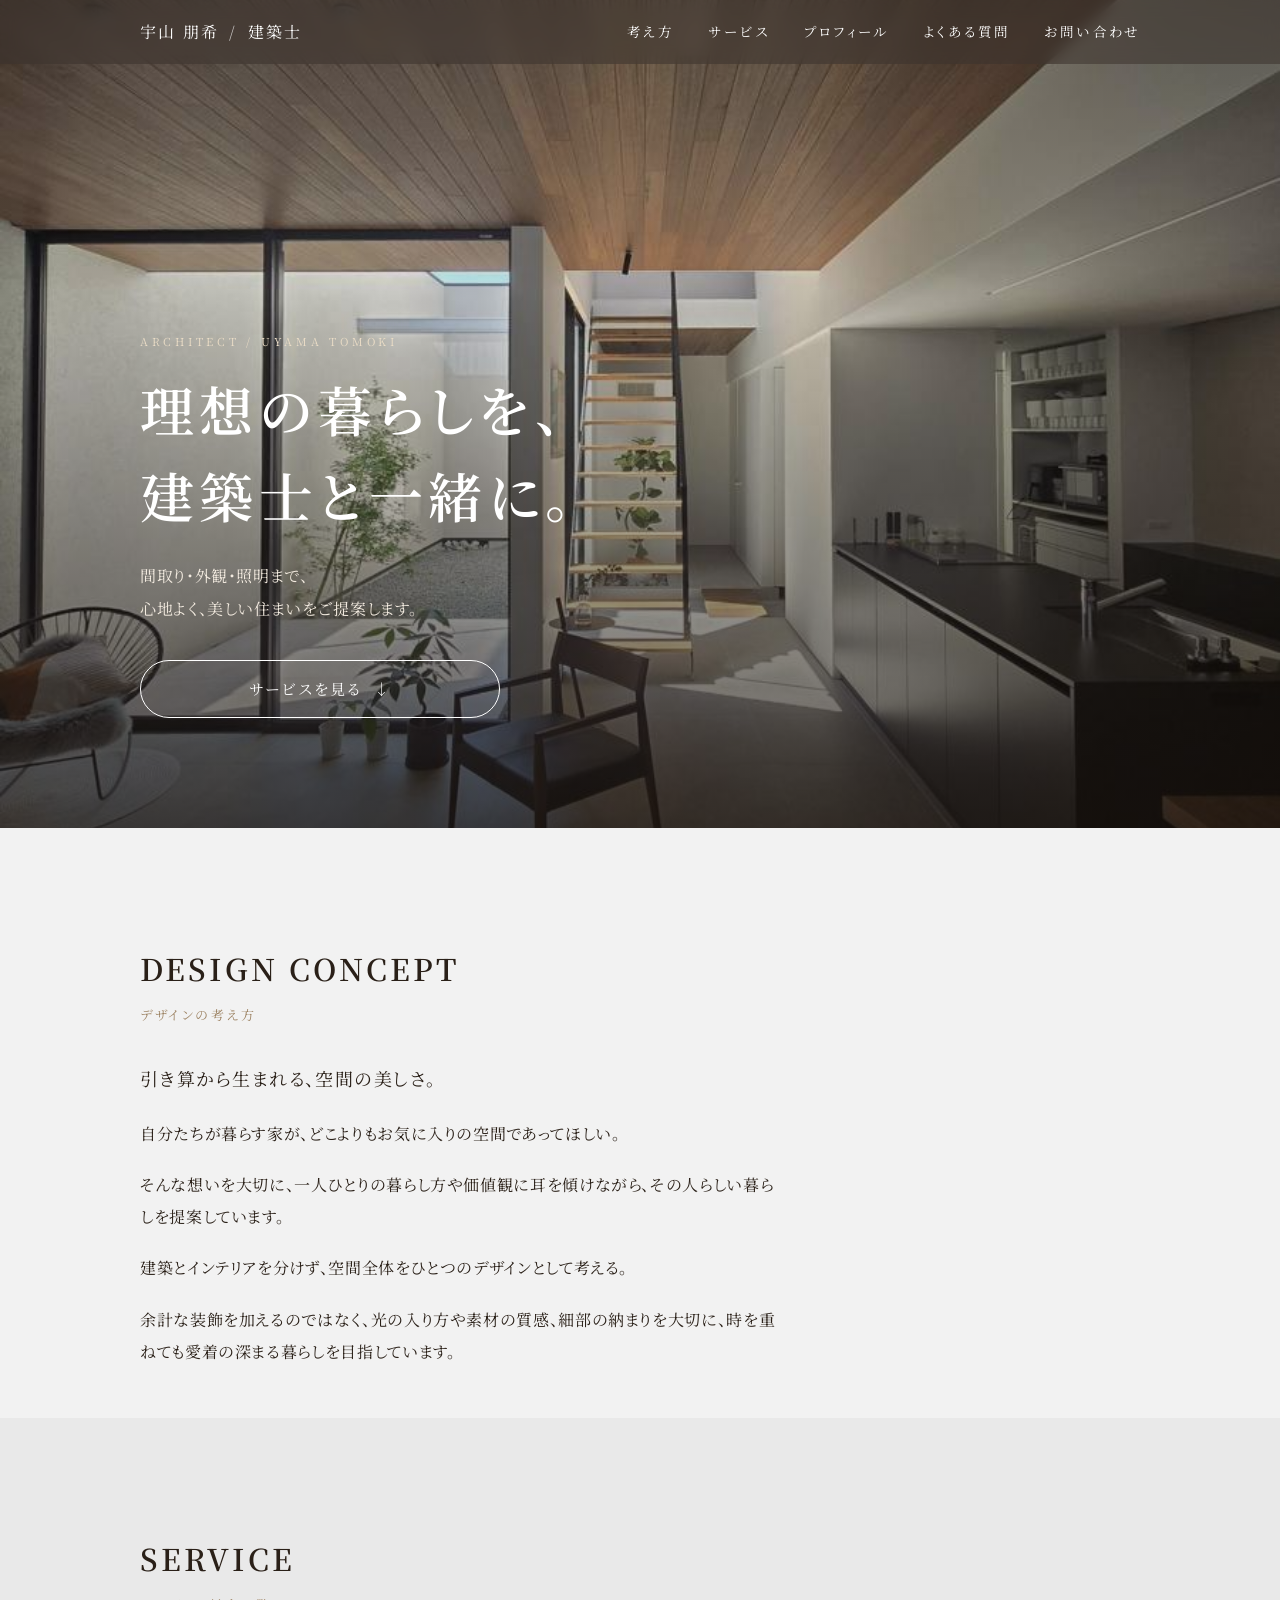
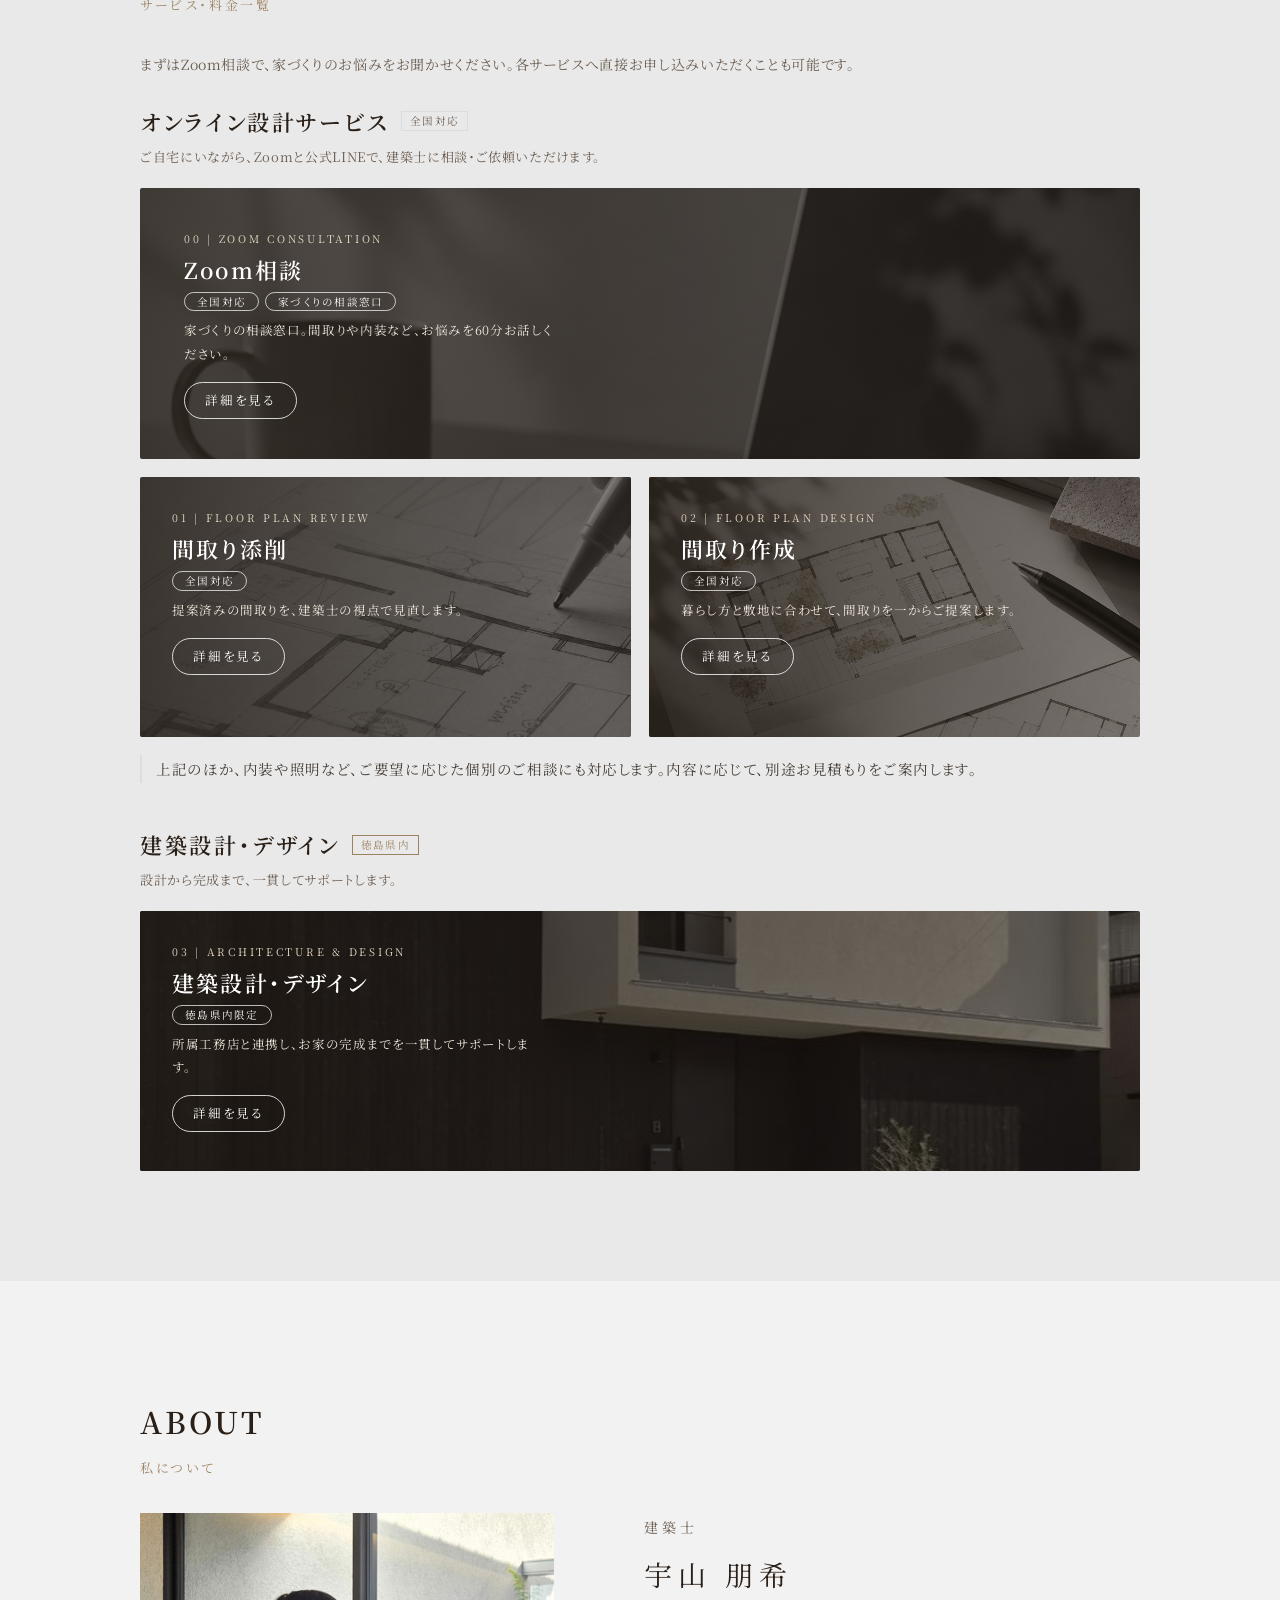
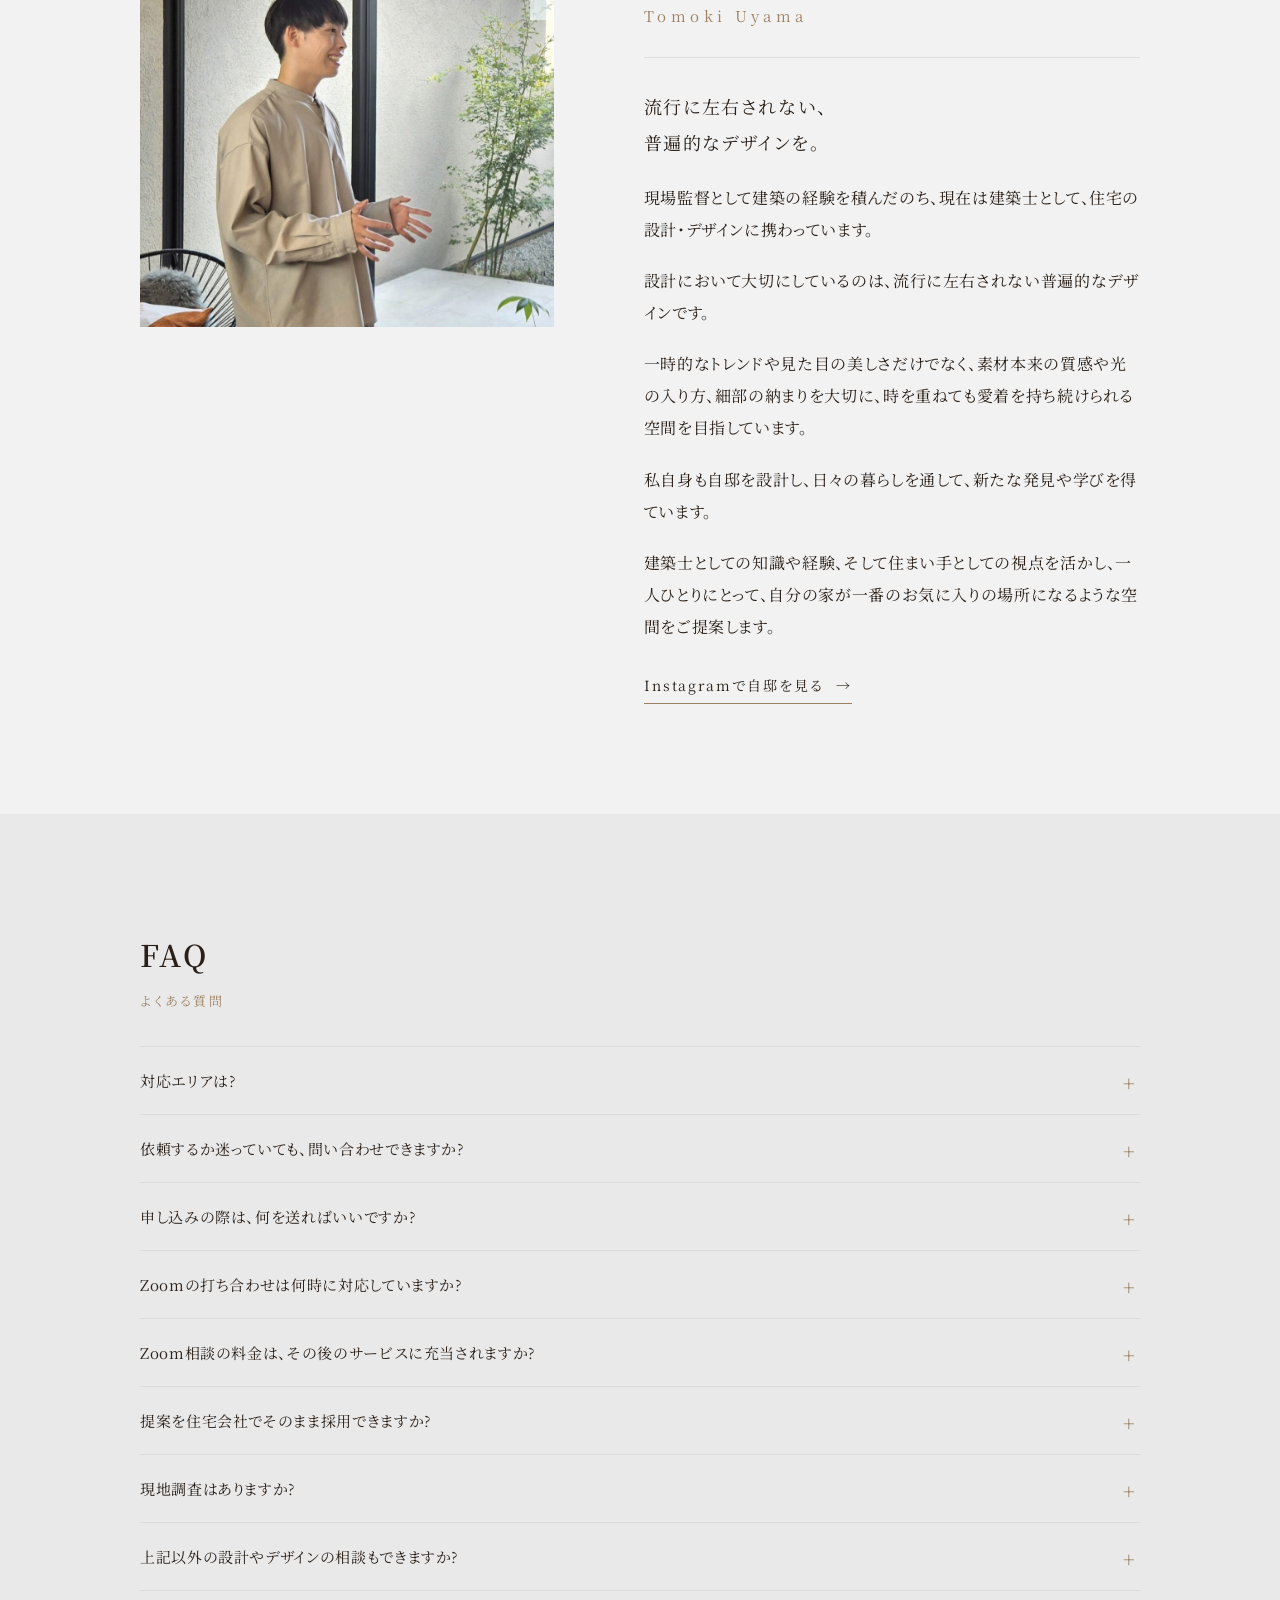
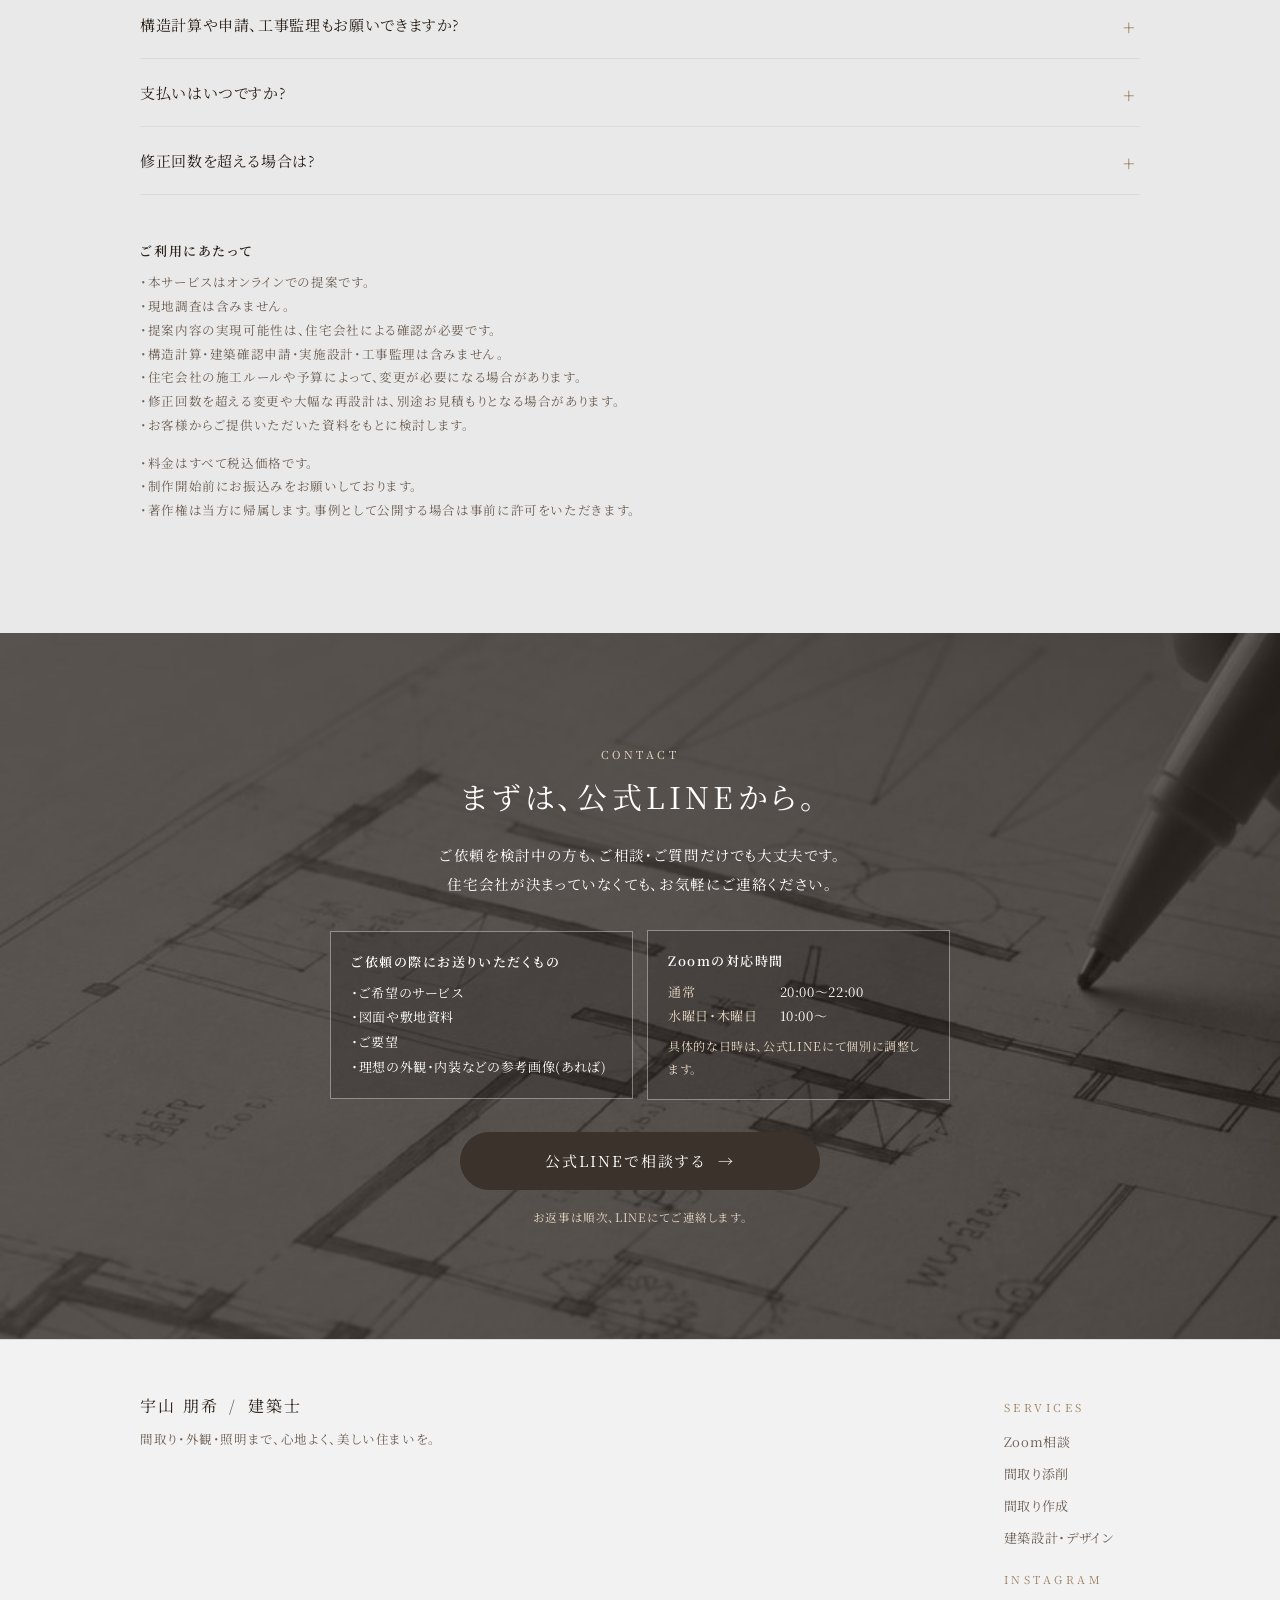
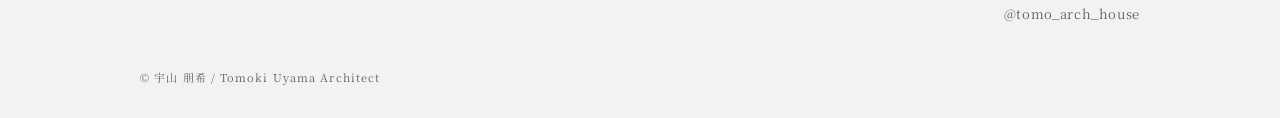
<file: index.html>
<!doctype html><html lang="ja"><head><meta charset="utf-8">
<meta name="viewport" content="width=device-width,initial-scale=1,viewport-fit=cover">
<title>間取り相談・間取り添削をオンラインで|建築士 宇山朋希</title><meta name="description" content="建築士・宇山朋希による、オンライン(全国対応)の間取り相談・間取り添削・間取り作成。Zoom相談から、公式LINEで気軽にご相談いただけます。">
<link rel="canonical" href="https://uyama-architecture.com/">
<meta name="theme-color" content="#f2f2f2">
<meta property="og:type" content="website"><meta property="og:site_name" content="宇山朋希 建築士"><meta property="og:locale" content="ja_JP">
<meta property="og:title" content="間取り相談・間取り添削をオンラインで|建築士 宇山朋希"><meta property="og:description" content="建築士・宇山朋希による、オンライン(全国対応)の間取り相談・間取り添削・間取り作成。Zoom相談から、公式LINEで気軽にご相談いただけます。"><meta property="og:url" content="https://uyama-architecture.com/">
<meta property="og:image" content="https://uyama-architecture.com/ogp.jpg"><meta name="twitter:card" content="summary_large_image">
<link rel="preconnect" href="https://fonts.googleapis.com"><link rel="preconnect" href="https://fonts.gstatic.com" crossorigin>
<link href="https://fonts.googleapis.com/css2?family=Noto+Serif+JP:wght@400;600&display=swap" rel="stylesheet">
<link rel="stylesheet" href="assets/style.css"><script type="application/ld+json">{"@context": "https://schema.org", "@type": "ProfessionalService", "name": "宇山朋希 建築士", "url": "https://uyama-architecture.com/", "image": "https://uyama-architecture.com/ogp.jpg", "description": "オンラインで全国対応。間取り相談・間取り添削・間取り作成。徳島県内は建築設計・デザイン。", "areaServed": "JP", "founder": {"@type": "Person", "name": "宇山 朋希", "jobTitle": "建築士"}, "sameAs": ["https://lin.ee/RltCpPb", "https://www.instagram.com/tomo_arch_house/"]}</script></head><body><a class="skip" href="#main">本文へ</a>
<header class="hd hd-home" id="hd"><div class="wrap hdin">
<a class="logo" href="./"><span>宇山 朋希 <i>/</i> 建築士</span></a>
<nav class="pcnav" aria-label="メイン"><a href="./#concept">考え方</a><a href="./#services">サービス</a><a href="./#profile">プロフィール</a><a href="./#faq">よくある質問</a><a href="./#contact">お問い合わせ</a></nav>
<button class="mb" id="mb" aria-expanded="false" aria-controls="drawer"><b>MENU</b></button></div></header>
<div class="drawer" id="drawer" hidden><nav aria-label="メニュー"><a href="./#concept">考え方</a><a href="./#services">サービス</a><a href="./#profile">プロフィール</a><a href="./#faq">よくある質問</a><a href="./#contact">お問い合わせ</a>
<div class="dsv"><span class="en">SERVICES</span><a href="zoom-consultation">Zoom相談</a><a href="floorplan-review">間取り添削</a><a href="floorplan-design">間取り作成</a><a href="full-support">建築設計・デザイン</a></div></nav>
<a class="btn" href="https://lin.ee/RltCpPb" target="_blank" rel="noopener"><span>公式LINEで相談する</span><i aria-hidden="true">→</i></a></div><main id="main"><section class="hero"><div class="heroimg"><img src="img/hero.jpg" alt="" class="" decoding="async"></div><div class="heroin wrap">
<p class="eyebrow">ARCHITECT / UYAMA TOMOKI</p><h1>理想の暮らしを、<br>建築士と一緒に。</h1>
<p class="herosub">間取り・外観・照明まで、<br>心地よく、美しい住まいをご提案します。</p>
<a class="btn btn-w" href="#services"><span>サービスを見る</span><i aria-hidden="true">↓</i></a></div></section><section id="concept" class="sec "><div class="wrap"><header class="sh"><span class="en">DESIGN CONCEPT</span><h2>デザインの考え方</h2></header><div class="ctx"><p class="lead">引き算から生まれる、空間の美しさ。</p><p>自分たちが暮らす家が、どこよりもお気に入りの空間であってほしい。</p><p>そんな想いを大切に、一人ひとりの暮らし方や価値観に耳を傾けながら、その人らしい暮らしを提案しています。</p><p>建築とインテリアを分けず、空間全体をひとつのデザインとして考える。</p><p>余計な装飾を加えるのではなく、光の入り方や素材の質感、細部の納まりを大切に、時を重ねても愛着の深まる暮らしを目指しています。</p></div></div></section><section id="services" class="sec tint"><div class="wrap"><header class="sh"><span class="en">SERVICE</span><h2>サービス・料金一覧</h2></header><p class="intro">まずはZoom相談で、家づくりのお悩みをお聞かせください。各サービスへ直接お申し込みいただくことも可能です。</p>
<div class="sgrp"><div class="sgh"><h3>オンライン設計サービス</h3><span class="tag">全国対応</span></div><p class="sgd">ご自宅にいながら、Zoomと公式LINEで、建築士に相談・ご依頼いただけます。</p>
<div class="scl"><a class="sc sc-z" href="zoom-consultation"><span class="scbg"><img src="img/zoom.jpg" alt="Zoom相談" class="" loading=lazy decoding="async"></span>
<span class="scin"><span class="sce">00 | ZOOM CONSULTATION</span><b>Zoom相談</b>
<span class="scm"><span class="tag">全国対応</span><span class="tag">家づくりの相談窓口</span></span>
<span class="scd">家づくりの相談窓口。間取りや内装など、お悩みを60分お話しください。</span><span class="pill">詳細を見る</span></span></a><a class="sc" href="floorplan-review"><span class="scbg"><img src="img/s2.jpg" alt="間取り添削" class="" loading=lazy decoding="async"></span>
<span class="scin"><span class="sce">01 | FLOOR PLAN REVIEW</span><b>間取り添削</b>
<span class="scm"><span class="tag">全国対応</span></span>
<span class="scd">提案済みの間取りを、建築士の視点で見直します。</span><span class="pill">詳細を見る</span></span></a><a class="sc" href="floorplan-design"><span class="scbg"><img src="img/plan.jpg" alt="間取り作成" class="" loading=lazy decoding="async"></span>
<span class="scin"><span class="sce">02 | FLOOR PLAN DESIGN</span><b>間取り作成</b>
<span class="scm"><span class="tag">全国対応</span></span>
<span class="scd">暮らし方と敷地に合わせて、間取りを一からご提案します。</span><span class="pill">詳細を見る</span></span></a></div>
<p class="indiv">上記のほか、内装や照明など、ご要望に応じた個別のご相談にも対応します。内容に応じて、別途お見積もりをご案内します。</p></div>
<div class="sgrp"><div class="sgh"><h3>建築設計・デザイン</h3><span class="tag loc">徳島県内</span></div><p class="sgd">設計から完成まで、一貫してサポートします。</p>
<div class="scl"><a class="sc" href="full-support"><span class="scbg"><img src="img/ext.jpg" alt="建築設計・デザイン" class="" loading=lazy decoding="async"></span>
<span class="scin"><span class="sce">03 | ARCHITECTURE & DESIGN</span><b>建築設計・デザイン</b>
<span class="scm"><span class="tag loc">徳島県内限定</span></span>
<span class="scd">所属工務店と連携し、お家の完成までを一貫してサポートします。</span><span class="pill">詳細を見る</span></span></a></div></div>
</div></section><section id="profile" class="sec "><div class="wrap"><header class="sh"><span class="en">ABOUT</span><h2>私について</h2></header><div class="pf"><div class="pimg"><img src="img/about.jpg" alt="宇山朋希" class="" loading=lazy decoding="async"></div><div class="ptx"><span class="role">建築士</span><p class="name">宇山 朋希</p><span class="rom">Tomoki Uyama</span><span class="org" aria-hidden="true"></span><p class="lead">流行に左右されない、<br>普遍的なデザインを。</p><p>現場監督として建築の経験を積んだのち、現在は建築士として、住宅の設計・デザインに携わっています。</p><p>設計において大切にしているのは、流行に左右されない普遍的なデザインです。</p><p>一時的なトレンドや見た目の美しさだけでなく、素材本来の質感や光の入り方、細部の納まりを大切に、時を重ねても愛着を持ち続けられる空間を目指しています。</p><p>私自身も自邸を設計し、日々の暮らしを通して、新たな発見や学びを得ています。</p><p>建築士としての知識や経験、そして住まい手としての視点を活かし、一人ひとりにとって、自分の家が一番のお気に入りの場所になるような空間をご提案します。</p><a class="more" href="https://www.instagram.com/tomo_arch_house/" target="_blank" rel="noopener">Instagramで自邸を見る <i>→</i></a></div></div></div></section><section id="faq" class="sec tint"><div class="wrap"><header class="sh"><span class="en">FAQ</span><h2>よくある質問</h2></header><div class="faq"><details><summary>対応エリアは?</summary><p>オンラインで全国対応しています。徳島県内の方には、所属工務店と連携した家づくりのサポートも、オンライン相談でご案内します。</p></details><details><summary>依頼するか迷っていても、問い合わせできますか?</summary><p>はい。ご検討中の段階でも、公式LINEからお気軽にお問い合わせください。住宅会社が決まっていなくても大丈夫です。</p></details><details><summary>申し込みの際は、何を送ればいいですか?</summary><p>公式LINEで、ご希望のサービス・図面や敷地資料・ご要望をお送りください。理想の外観・内装などの参考画像があれば、あわせてお送りください。</p></details><details><summary>Zoomの打ち合わせは何時に対応していますか?</summary><p>通常は20:00〜22:00、水曜日・木曜日は10:00以降も対応しています。具体的な日時は、公式LINEにて個別に調整します。</p></details><details><summary>Zoom相談の料金は、その後のサービスに充当されますか?</summary><p>間取り添削・間取り作成を正式にお申し込みいただく場合、Zoom相談料(60分)は全額充当されます。Zoom相談を経ずに、各サービスへ直接お申し込みいただくことも可能です。</p></details><details><summary>提案を住宅会社でそのまま採用できますか?</summary><p>住宅会社によって、外部設計者の提案を採用できない場合があります。事前に住宅会社へご確認ください。</p></details><details><summary>現地調査はありますか?</summary><p>現地調査は行いません。ご提供いただく敷地資料・現地写真・ご要望などをもとに提案します。</p></details><details><summary>上記以外の設計やデザインの相談もできますか?</summary><p>内装や照明など、ご要望に応じた個別のご相談にも対応できます。内容に応じて、別途お見積もりをご案内します。まずは公式LINEよりご相談ください。</p></details><details><summary>構造計算や申請、工事監理もお願いできますか?</summary><p>構造計算・建築確認申請・実施設計・工事監理は含みません。お客様が選ばれた住宅会社にご確認ください。</p></details><details><summary>支払いはいつですか?</summary><p>具体的な設計・デザイン提案は、ご入金確認後に開始します。間取り作成は、ご入金前にZoomでヒアリングを行い、内容をご確認いただいてから、正式なお申し込みをお願いします。間取り添削は、お送りいただいた資料を確認したうえで、お振込みをご案内します。</p></details><details><summary>修正回数を超える場合は?</summary><p>修正回数を超える変更や大幅な再設計は、別途お見積もりとなる場合があります。</p></details></div><div class="notice"><b>ご利用にあたって</b><ul class=""><li>本サービスはオンラインでの提案です。</li><li>現地調査は含みません。</li><li>提案内容の実現可能性は、住宅会社による確認が必要です。</li><li>構造計算・建築確認申請・実施設計・工事監理は含みません。</li><li>住宅会社の施工ルールや予算によって、変更が必要になる場合があります。</li><li>修正回数を超える変更や大幅な再設計は、別途お見積もりとなる場合があります。</li><li>お客様からご提供いただいた資料をもとに検討します。</li></ul><ul class="notes"><li>料金はすべて税込価格です。</li><li>制作開始前にお振込みをお願いしております。</li><li>著作権は当方に帰属します。事例として公開する場合は事前に許可をいただきます。</li></ul></div></div></section><section id="contact" class="sec contact"><div class="cbg"><img src="img/s2.jpg" alt="" class="" loading=lazy decoding="async"></div><div class="wrap cin"><span class="en">CONTACT</span><h2>まずは、公式LINEから。</h2>
<p>ご依頼を検討中の方も、ご相談・ご質問だけでも大丈夫です。<br>住宅会社が決まっていなくても、お気軽にご連絡ください。</p>
<div class="cg"><div class="cgi"><b>ご依頼の際にお送りいただくもの</b><ul class=""><li>ご希望のサービス</li><li>図面や敷地資料</li><li>ご要望</li><li>理想の外観・内装などの参考画像(あれば)</li></ul></div><div class="cgi hrs-c"><b>Zoomの対応時間</b><dl><div><dt>通常</dt><dd>20:00〜22:00</dd></div><div><dt>水曜日・木曜日</dt><dd>10:00〜</dd></div></dl><p>具体的な日時は、公式LINEにて個別に調整します。</p></div></div>
<a class="btn btn-w" href="https://lin.ee/RltCpPb" target="_blank" rel="noopener"><span>公式LINEで相談する</span><i aria-hidden="true">→</i></a><small>お返事は順次、LINEにてご連絡します。</small></div></section></main><footer class="ft"><div class="wrap"><div class="ftg"><div><div class="logo"><span>宇山 朋希 <i>/</i> 建築士</span></div><p class="ftp">間取り・外観・照明まで、心地よく、美しい住まいを。</p></div>
<div class="ftl"><span class="en">SERVICES</span><a href="zoom-consultation">Zoom相談</a><a href="floorplan-review">間取り添削</a><a href="floorplan-design">間取り作成</a><a href="full-support">建築設計・デザイン</a><span class="en" style="margin-top:14px">INSTAGRAM</span><a href="https://www.instagram.com/tomo_arch_house/" target="_blank" rel="noopener">@tomo_arch_house</a></div></div>
<p class="copy">© 宇山 朋希 / Tomoki Uyama Architect</p></div></footer>
<div class="fab"><a href="https://lin.ee/RltCpPb" target="_blank" rel="noopener"><span>公式LINEで相談する</span></a></div>
<script>(function(){var b=document.getElementById('mb'),d=document.getElementById('drawer');if(!b)return;
function t(o){b.setAttribute('aria-expanded',o);d.hidden=!o;document.body.classList.toggle('lock',o)}
b.onclick=function(){t(b.getAttribute('aria-expanded')!=='true')};d.addEventListener('click',function(e){if(e.target.tagName==='A')t(false)});
var h=document.getElementById('hd');function s(){h.classList.toggle('on',window.scrollY>40)};s();addEventListener('scroll',s,{passive:true});})();</script></body></html>
</file>
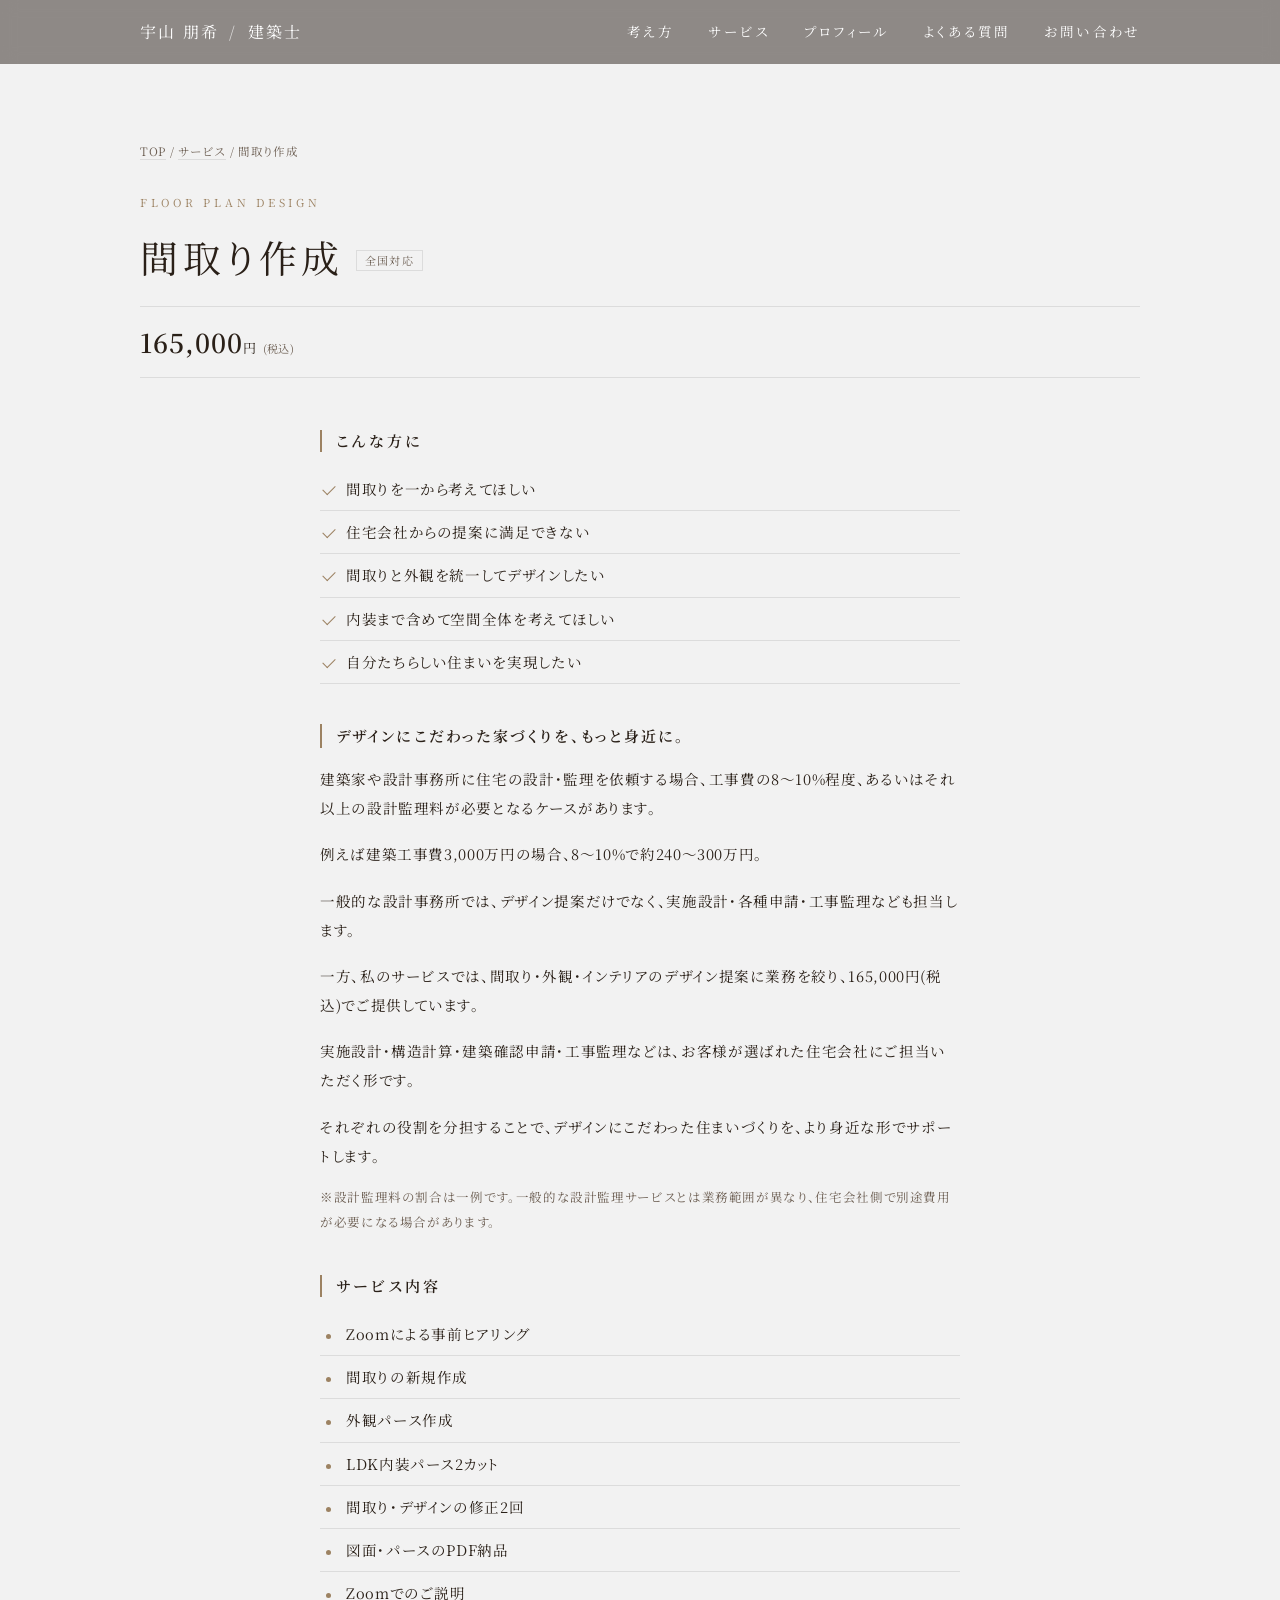
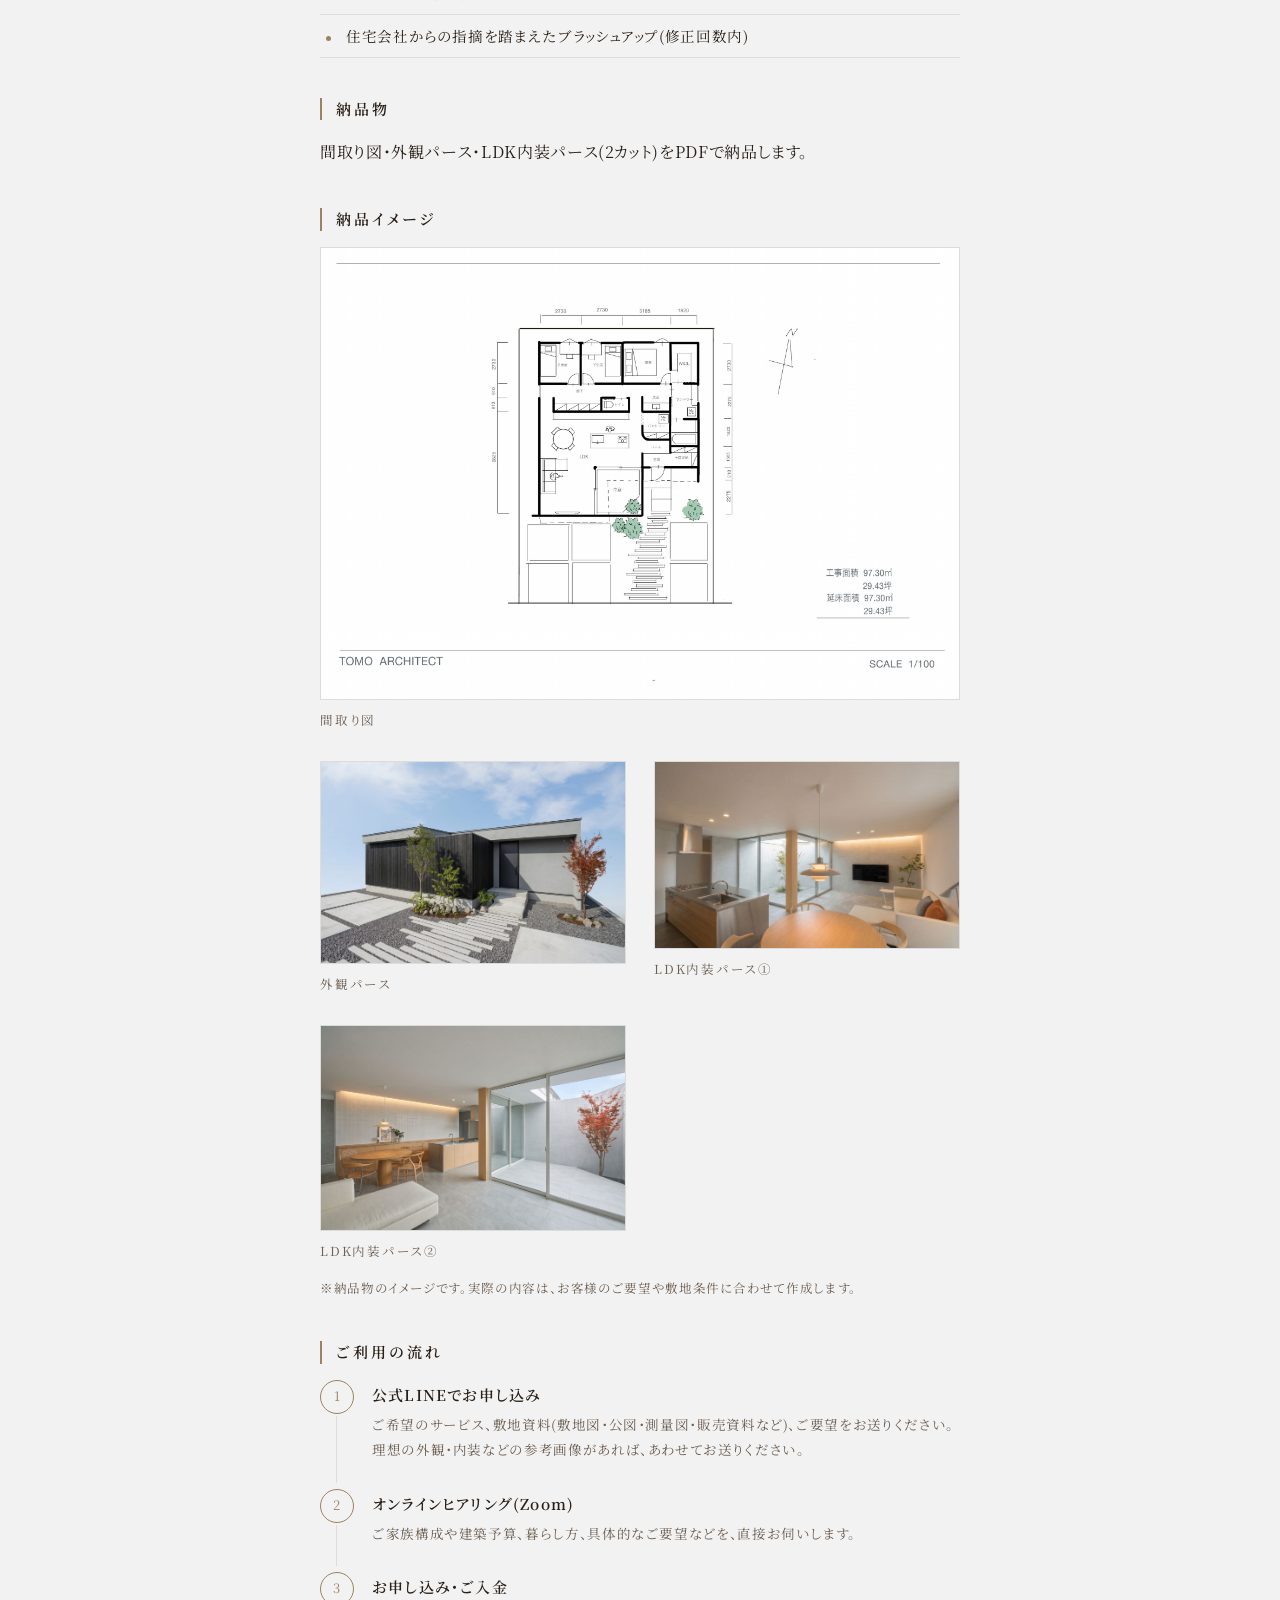
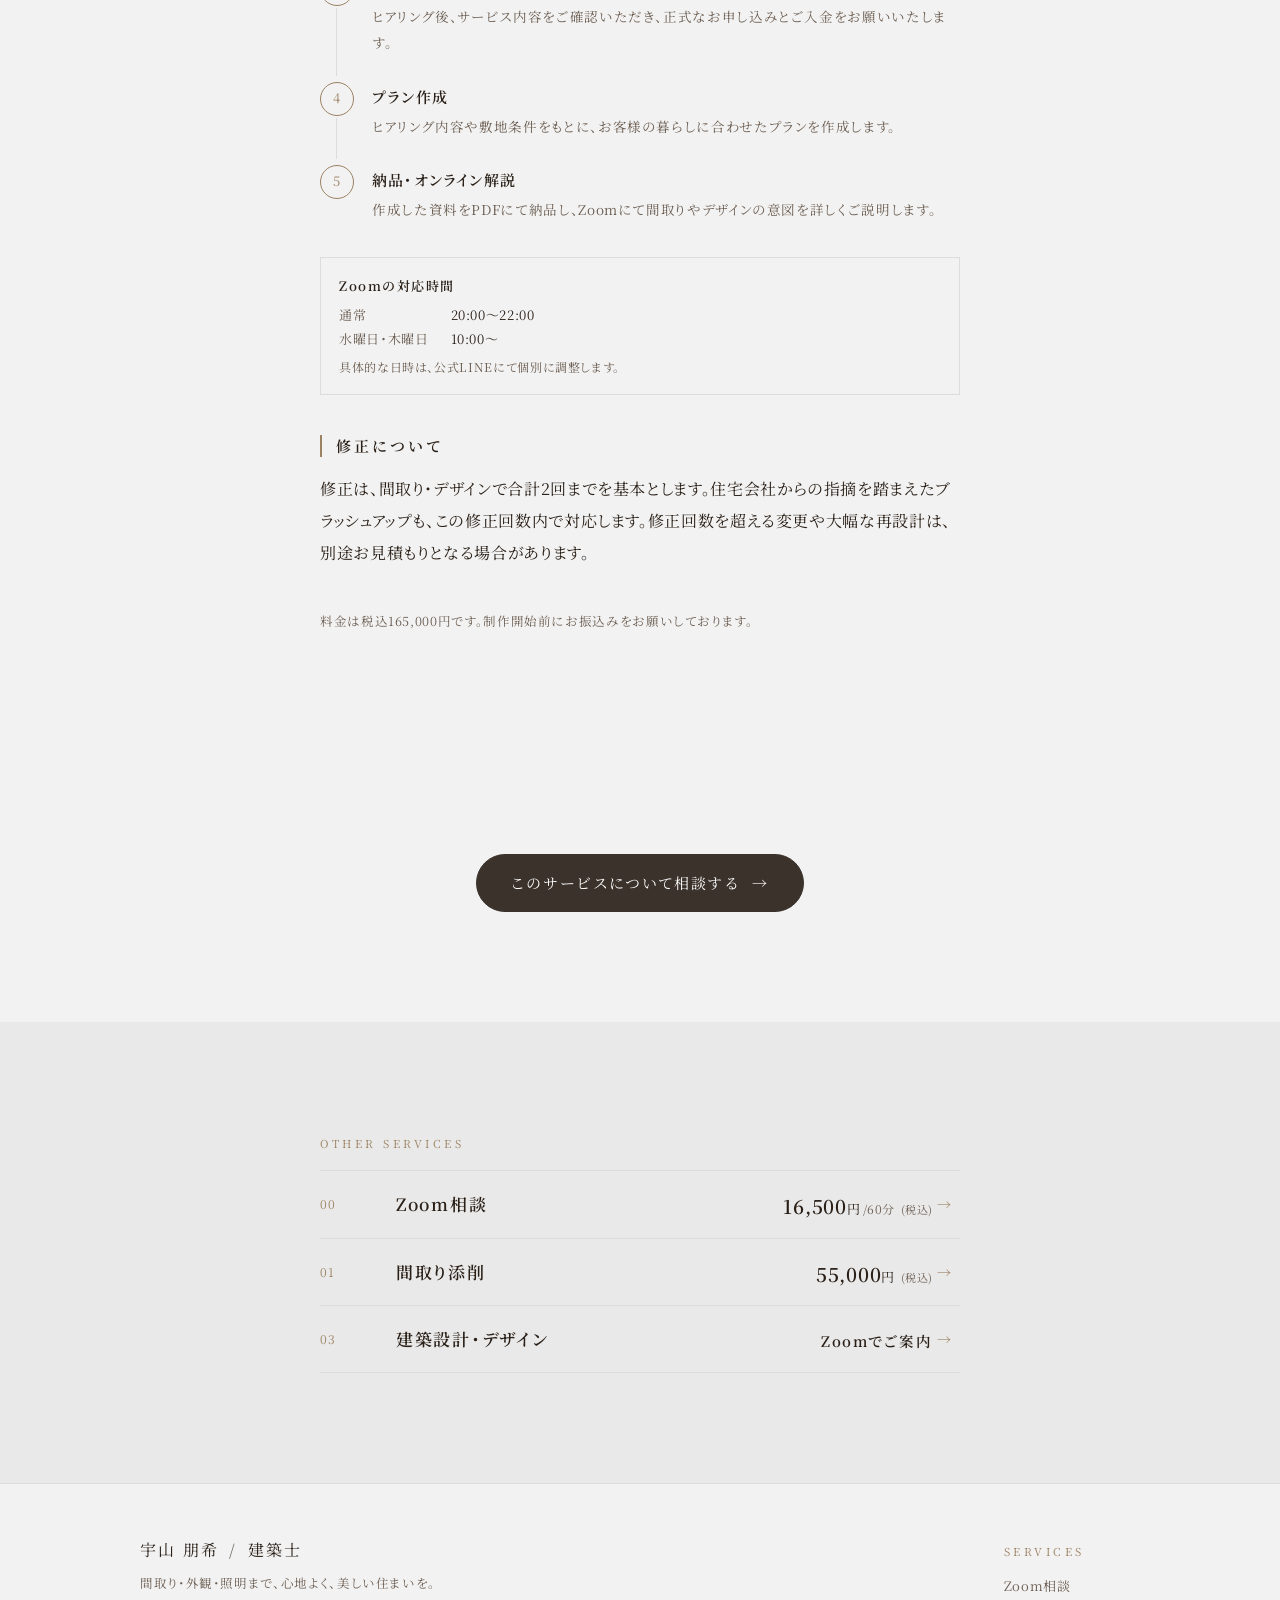
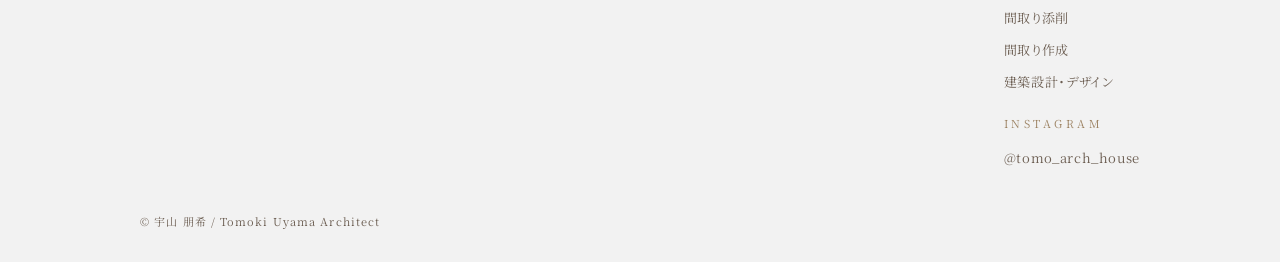
<file: floorplan-design.html>
<!doctype html><html lang="ja"><head><meta charset="utf-8">
<meta name="viewport" content="width=device-width,initial-scale=1,viewport-fit=cover">
<title>間取り作成|建築士が間取り・外観パース・内装パースをオンラインで提案</title><meta name="description" content="暮らし方・ご要望・敷地条件をもとに、建築士が間取りを一から作成。外観パース・LDK内装パース付き、税込165,000円、全国オンライン対応。">
<link rel="canonical" href="https://uyama-architecture.com/floorplan-design">
<meta name="theme-color" content="#f2f2f2">
<meta property="og:type" content="website"><meta property="og:site_name" content="宇山朋希 建築士"><meta property="og:locale" content="ja_JP">
<meta property="og:title" content="間取り作成|建築士が間取り・外観パース・内装パースをオンラインで提案"><meta property="og:description" content="暮らし方・ご要望・敷地条件をもとに、建築士が間取りを一から作成。外観パース・LDK内装パース付き、税込165,000円、全国オンライン対応。"><meta property="og:url" content="https://uyama-architecture.com/floorplan-design">
<meta property="og:image" content="https://uyama-architecture.com/ogp.jpg"><meta name="twitter:card" content="summary_large_image">
<link rel="preconnect" href="https://fonts.googleapis.com"><link rel="preconnect" href="https://fonts.gstatic.com" crossorigin>
<link href="https://fonts.googleapis.com/css2?family=Noto+Serif+JP:wght@400;600&display=swap" rel="stylesheet">
<link rel="stylesheet" href="assets/style.css"><script type="application/ld+json">{"@context": "https://schema.org", "@type": "Service", "name": "間取り作成", "description": "暮らし方・ご要望・敷地条件をもとに、建築士が間取りを一から作成。外観パース・LDK内装パース付き、税込165,000円、全国オンライン対応。", "provider": {"@type": "ProfessionalService", "name": "宇山朋希 建築士", "url": "https://uyama-architecture.com/"}, "areaServed": "JP", "url": "https://uyama-architecture.com/floorplan-design", "offers": {"@type": "Offer", "price": "165000", "priceCurrency": "JPY"}}</script><script type="application/ld+json">{"@context": "https://schema.org", "@type": "BreadcrumbList", "itemListElement": [{"@type": "ListItem", "position": 1, "name": "TOP", "item": "https://uyama-architecture.com/"}, {"@type": "ListItem", "position": 2, "name": "間取り作成", "item": "https://uyama-architecture.com/floorplan-design"}]}</script></head><body><a class="skip" href="#main">本文へ</a>
<header class="hd" id="hd"><div class="wrap hdin">
<a class="logo" href="./"><span>宇山 朋希 <i>/</i> 建築士</span></a>
<nav class="pcnav" aria-label="メイン"><a href="./#concept">考え方</a><a href="./#services">サービス</a><a href="./#profile">プロフィール</a><a href="./#faq">よくある質問</a><a href="./#contact">お問い合わせ</a></nav>
<button class="mb" id="mb" aria-expanded="false" aria-controls="drawer"><b>MENU</b></button></div></header>
<div class="drawer" id="drawer" hidden><nav aria-label="メニュー"><a href="./#concept">考え方</a><a href="./#services">サービス</a><a href="./#profile">プロフィール</a><a href="./#faq">よくある質問</a><a href="./#contact">お問い合わせ</a>
<div class="dsv"><span class="en">SERVICES</span><a href="zoom-consultation">Zoom相談</a><a href="floorplan-review">間取り添削</a><a href="floorplan-design">間取り作成</a><a href="full-support">建築設計・デザイン</a></div></nav>
<a class="btn" href="https://lin.ee/RltCpPb" target="_blank" rel="noopener"><span>公式LINEで相談する</span><i aria-hidden="true">→</i></a></div><main id="main"><section class="phero"><div class="wrap pheroin"><nav class="bc" aria-label="パンくず"><a href="./">TOP</a> / <a href="./#services">サービス</a> / 間取り作成</nav>
<p class="eyebrow">FLOOR PLAN DESIGN</p><h1>間取り作成<span class="tag">全国対応</span></h1>
<div class="pbox"><span class="pr"><b>165,000</b>円<small>(税込)</small></span></div></div></section><section class="sec"><div class="wrap narrow"><div class="blk"><h3>こんな方に</h3><ul class="chk"><li>間取りを一から考えてほしい</li><li>住宅会社からの提案に満足できない</li><li>間取りと外観を統一してデザインしたい</li><li>内装まで含めて空間全体を考えてほしい</li><li>自分たちらしい住まいを実現したい</li></ul></div><div class="blk approach"><h3>デザインにこだわった家づくりを、もっと身近に。</h3><p>建築家や設計事務所に住宅の設計・監理を依頼する場合、工事費の8〜10%程度、あるいはそれ以上の設計監理料が必要となるケースがあります。</p><p>例えば建築工事費3,000万円の場合、8〜10%で約240〜300万円。</p><p>一般的な設計事務所では、デザイン提案だけでなく、実施設計・各種申請・工事監理なども担当します。</p><p>一方、私のサービスでは、間取り・外観・インテリアのデザイン提案に業務を絞り、165,000円(税込)でご提供しています。</p><p>実施設計・構造計算・建築確認申請・工事監理などは、お客様が選ばれた住宅会社にご担当いただく形です。</p><p>それぞれの役割を分担することで、デザインにこだわった住まいづくりを、より身近な形でサポートします。</p><p class="sm">※設計監理料の割合は一例です。一般的な設計監理サービスとは業務範囲が異なり、住宅会社側で別途費用が必要になる場合があります。</p></div><div class="blk"><h3>サービス内容</h3><ul class="dot"><li>Zoomによる事前ヒアリング</li><li>間取りの新規作成</li><li>外観パース作成</li><li>LDK内装パース2カット</li><li>間取り・デザインの修正2回</li><li>図面・パースのPDF納品</li><li>Zoomでのご説明</li><li>住宅会社からの指摘を踏まえたブラッシュアップ(修正回数内)</li></ul></div><div class="blk"><h3>納品物</h3><p>間取り図・外観パース・LDK内装パース(2カット)をPDFで納品します。</p></div><div class="blk"><h3>納品イメージ</h3><div class="smp"><figure><img src="img/d-plan.jpg" alt="間取り図" loading="lazy" decoding="async"><figcaption>間取り図</figcaption></figure><figure><img src="img/d-ext.jpg" alt="外観パース" loading="lazy" decoding="async"><figcaption>外観パース</figcaption></figure><figure><img src="img/d-in1.jpg" alt="LDK内装パース 1カット目" loading="lazy" decoding="async"><figcaption>LDK内装パース①</figcaption></figure><figure><img src="img/d-in2.jpg" alt="LDK内装パース 2カット目" loading="lazy" decoding="async"><figcaption>LDK内装パース②</figcaption></figure></div><p class="sm">※納品物のイメージです。実際の内容は、お客様のご要望や敷地条件に合わせて作成します。</p></div><div class="blk"><h3>ご利用の流れ</h3><ol class="flow"><li><b>公式LINEでお申し込み</b><span>ご希望のサービス、敷地資料(敷地図・公図・測量図・販売資料など)、ご要望をお送りください。理想の外観・内装などの参考画像があれば、あわせてお送りください。</span></li><li><b>オンラインヒアリング(Zoom)</b><span>ご家族構成や建築予算、暮らし方、具体的なご要望などを、直接お伺いします。</span></li><li><b>お申し込み・ご入金</b><span>ヒアリング後、サービス内容をご確認いただき、正式なお申し込みとご入金をお願いいたします。</span></li><li><b>プラン作成</b><span>ヒアリング内容や敷地条件をもとに、お客様の暮らしに合わせたプランを作成します。</span></li><li><b>納品・オンライン解説</b><span>作成した資料をPDFにて納品し、Zoomにて間取りやデザインの意図を詳しくご説明します。</span></li></ol><div class="hrs"><b>Zoomの対応時間</b><dl><div><dt>通常</dt><dd>20:00〜22:00</dd></div><div><dt>水曜日・木曜日</dt><dd>10:00〜</dd></div></dl><p>具体的な日時は、公式LINEにて個別に調整します。</p></div></div><div class="blk"><h3>修正について</h3><p>修正は、間取り・デザインで合計2回までを基本とします。住宅会社からの指摘を踏まえたブラッシュアップも、この修正回数内で対応します。修正回数を超える変更や大幅な再設計は、別途お見積もりとなる場合があります。</p></div><p class="sm">料金は税込165,000円です。制作開始前にお振込みをお願いしております。</p></div></section><section class="sec cta-sec"><div class="wrap narrow"><div class="cta"><a class="btn btn-w" href="https://lin.ee/RltCpPb" target="_blank" rel="noopener"><span>このサービスについて相談する</span><i aria-hidden="true">→</i></a></div></div></section><section class="sec tint"><div class="wrap narrow"><div class="others"><span class="en">OTHER SERVICES</span><div class="svl"><a class="sv" href="zoom-consultation"><span class="svn">00</span><span class="svb"><span class="svt"><b>Zoom相談</b></span><span class="pr"><b>16,500</b>円<span class="u">/60分</span><small>(税込)</small></span></span><i class="arw">→</i></a><a class="sv" href="floorplan-review"><span class="svn">01</span><span class="svb"><span class="svt"><b>間取り添削</b></span><span class="pr"><b>55,000</b>円<small>(税込)</small></span></span><i class="arw">→</i></a><a class="sv" href="full-support"><span class="svn">03</span><span class="svb"><span class="svt"><b>建築設計・デザイン</b></span><span class="pr"><b class="t">Zoomでご案内</b></span></span><i class="arw">→</i></a></div></div></div></section></main><footer class="ft"><div class="wrap"><div class="ftg"><div><div class="logo"><span>宇山 朋希 <i>/</i> 建築士</span></div><p class="ftp">間取り・外観・照明まで、心地よく、美しい住まいを。</p></div>
<div class="ftl"><span class="en">SERVICES</span><a href="zoom-consultation">Zoom相談</a><a href="floorplan-review">間取り添削</a><a href="floorplan-design">間取り作成</a><a href="full-support">建築設計・デザイン</a><span class="en" style="margin-top:14px">INSTAGRAM</span><a href="https://www.instagram.com/tomo_arch_house/" target="_blank" rel="noopener">@tomo_arch_house</a></div></div>
<p class="copy">© 宇山 朋希 / Tomoki Uyama Architect</p></div></footer>
<div class="fab"><a href="https://lin.ee/RltCpPb" target="_blank" rel="noopener"><span>公式LINEで相談する</span></a></div>
<script>(function(){var b=document.getElementById('mb'),d=document.getElementById('drawer');if(!b)return;
function t(o){b.setAttribute('aria-expanded',o);d.hidden=!o;document.body.classList.toggle('lock',o)}
b.onclick=function(){t(b.getAttribute('aria-expanded')!=='true')};d.addEventListener('click',function(e){if(e.target.tagName==='A')t(false)});
var h=document.getElementById('hd');function s(){h.classList.toggle('on',window.scrollY>40)};s();addEventListener('scroll',s,{passive:true});})();</script></body></html>
</file>
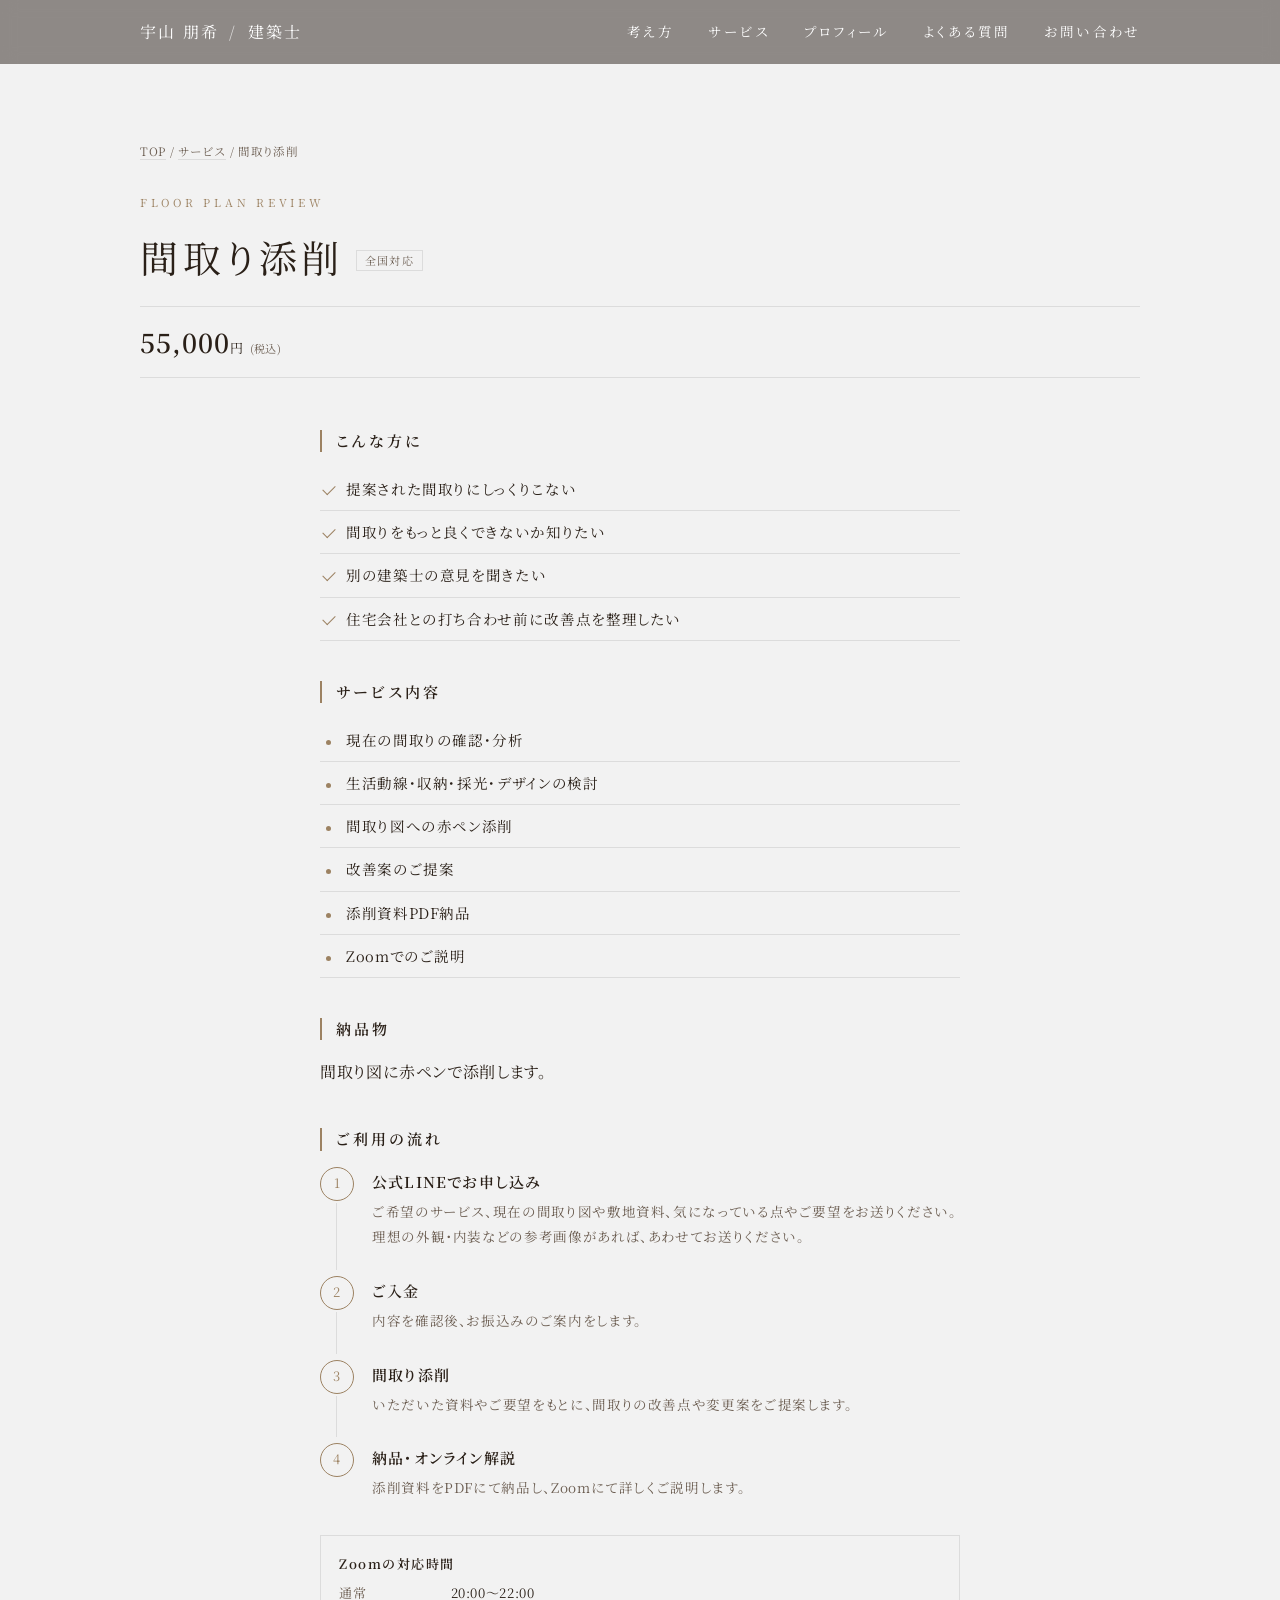
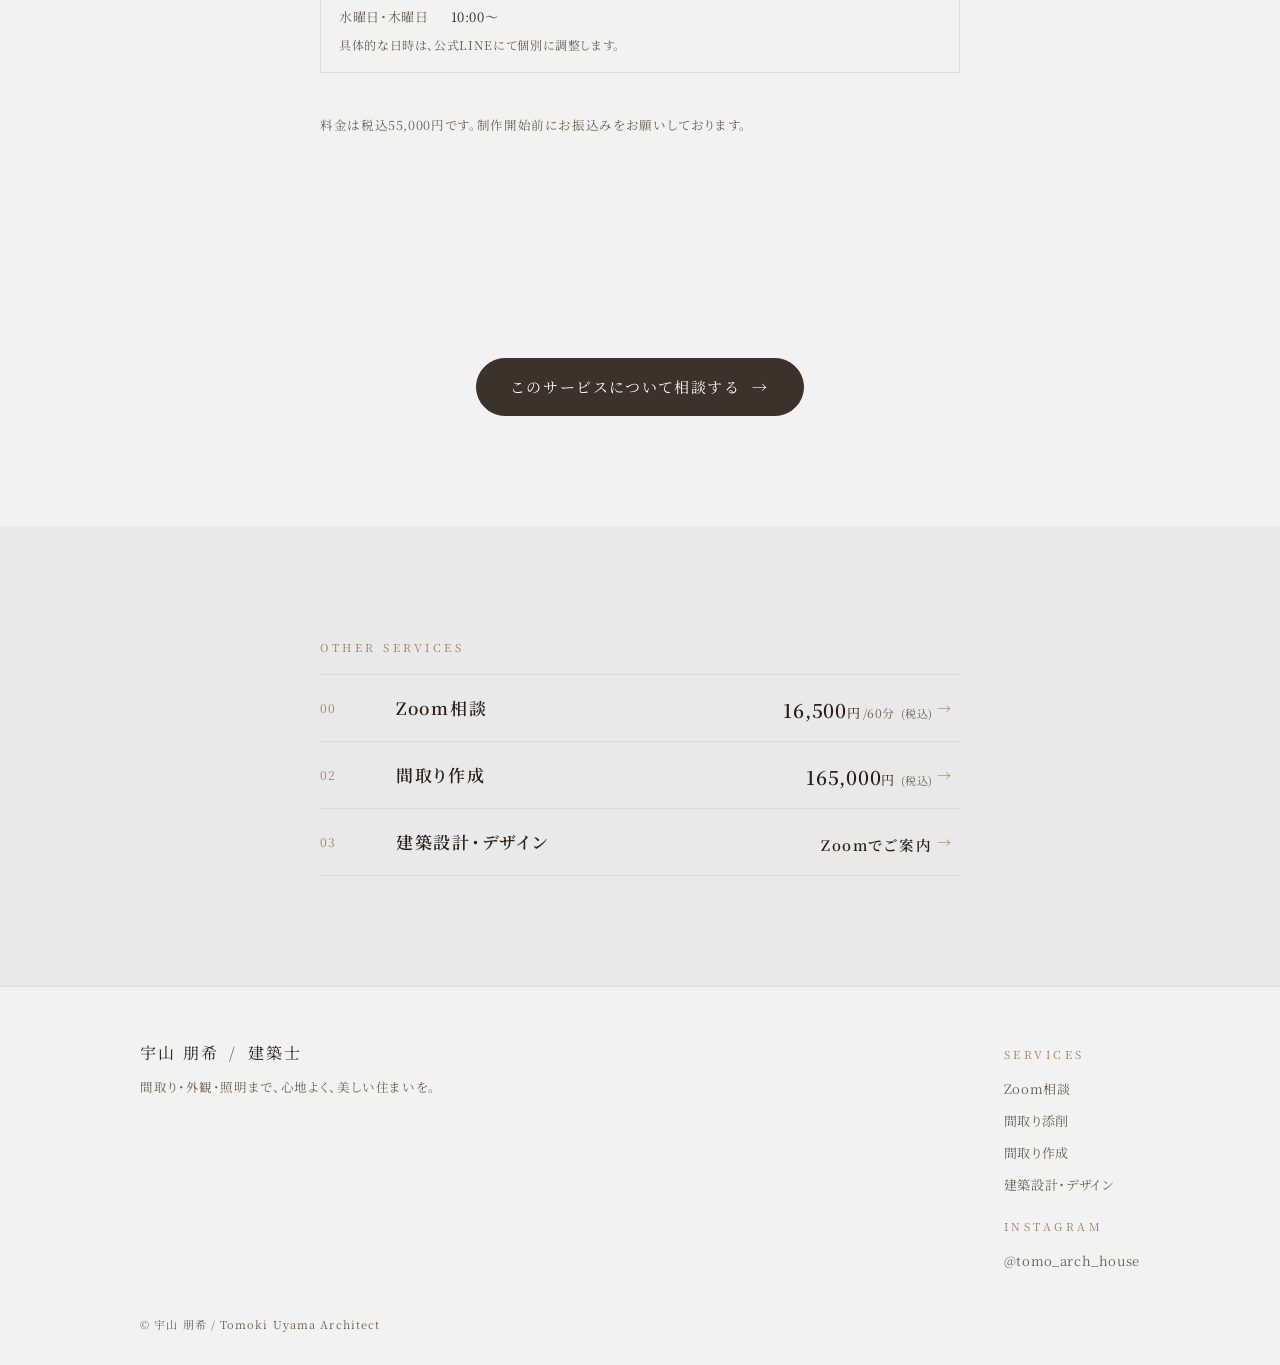
<file: floorplan-review.html>
<!doctype html><html lang="ja"><head><meta charset="utf-8">
<meta name="viewport" content="width=device-width,initial-scale=1,viewport-fit=cover">
<title>間取り添削|住宅会社の間取りを建築士がオンラインで改善提案</title><meta name="description" content="工務店・ハウスメーカーから提案された間取りを、建築士が生活動線・採光・収納・デザインの視点で赤ペン添削。税込55,000円、全国オンライン対応。">
<link rel="canonical" href="https://uyama-architecture.com/floorplan-review">
<meta name="theme-color" content="#f2f2f2">
<meta property="og:type" content="website"><meta property="og:site_name" content="宇山朋希 建築士"><meta property="og:locale" content="ja_JP">
<meta property="og:title" content="間取り添削|住宅会社の間取りを建築士がオンラインで改善提案"><meta property="og:description" content="工務店・ハウスメーカーから提案された間取りを、建築士が生活動線・採光・収納・デザインの視点で赤ペン添削。税込55,000円、全国オンライン対応。"><meta property="og:url" content="https://uyama-architecture.com/floorplan-review">
<meta property="og:image" content="https://uyama-architecture.com/ogp.jpg"><meta name="twitter:card" content="summary_large_image">
<link rel="preconnect" href="https://fonts.googleapis.com"><link rel="preconnect" href="https://fonts.gstatic.com" crossorigin>
<link href="https://fonts.googleapis.com/css2?family=Noto+Serif+JP:wght@400;600&display=swap" rel="stylesheet">
<link rel="stylesheet" href="assets/style.css"><script type="application/ld+json">{"@context": "https://schema.org", "@type": "Service", "name": "間取り添削", "description": "工務店・ハウスメーカーから提案された間取りを、建築士が生活動線・採光・収納・デザインの視点で赤ペン添削。税込55,000円、全国オンライン対応。", "provider": {"@type": "ProfessionalService", "name": "宇山朋希 建築士", "url": "https://uyama-architecture.com/"}, "areaServed": "JP", "url": "https://uyama-architecture.com/floorplan-review", "offers": {"@type": "Offer", "price": "55000", "priceCurrency": "JPY"}}</script><script type="application/ld+json">{"@context": "https://schema.org", "@type": "BreadcrumbList", "itemListElement": [{"@type": "ListItem", "position": 1, "name": "TOP", "item": "https://uyama-architecture.com/"}, {"@type": "ListItem", "position": 2, "name": "間取り添削", "item": "https://uyama-architecture.com/floorplan-review"}]}</script></head><body><a class="skip" href="#main">本文へ</a>
<header class="hd" id="hd"><div class="wrap hdin">
<a class="logo" href="./"><span>宇山 朋希 <i>/</i> 建築士</span></a>
<nav class="pcnav" aria-label="メイン"><a href="./#concept">考え方</a><a href="./#services">サービス</a><a href="./#profile">プロフィール</a><a href="./#faq">よくある質問</a><a href="./#contact">お問い合わせ</a></nav>
<button class="mb" id="mb" aria-expanded="false" aria-controls="drawer"><b>MENU</b></button></div></header>
<div class="drawer" id="drawer" hidden><nav aria-label="メニュー"><a href="./#concept">考え方</a><a href="./#services">サービス</a><a href="./#profile">プロフィール</a><a href="./#faq">よくある質問</a><a href="./#contact">お問い合わせ</a>
<div class="dsv"><span class="en">SERVICES</span><a href="zoom-consultation">Zoom相談</a><a href="floorplan-review">間取り添削</a><a href="floorplan-design">間取り作成</a><a href="full-support">建築設計・デザイン</a></div></nav>
<a class="btn" href="https://lin.ee/RltCpPb" target="_blank" rel="noopener"><span>公式LINEで相談する</span><i aria-hidden="true">→</i></a></div><main id="main"><section class="phero"><div class="wrap pheroin"><nav class="bc" aria-label="パンくず"><a href="./">TOP</a> / <a href="./#services">サービス</a> / 間取り添削</nav>
<p class="eyebrow">FLOOR PLAN REVIEW</p><h1>間取り添削<span class="tag">全国対応</span></h1>
<div class="pbox"><span class="pr"><b>55,000</b>円<small>(税込)</small></span></div></div></section><section class="sec"><div class="wrap narrow"><div class="blk"><h3>こんな方に</h3><ul class="chk"><li>提案された間取りにしっくりこない</li><li>間取りをもっと良くできないか知りたい</li><li>別の建築士の意見を聞きたい</li><li>住宅会社との打ち合わせ前に改善点を整理したい</li></ul></div><div class="blk"><h3>サービス内容</h3><ul class="dot"><li>現在の間取りの確認・分析</li><li>生活動線・収納・採光・デザインの検討</li><li>間取り図への赤ペン添削</li><li>改善案のご提案</li><li>添削資料PDF納品</li><li>Zoomでのご説明</li></ul></div><div class="blk"><h3>納品物</h3><p>間取り図に赤ペンで添削します。</p></div><div class="blk"><h3>ご利用の流れ</h3><ol class="flow"><li><b>公式LINEでお申し込み</b><span>ご希望のサービス、現在の間取り図や敷地資料、気になっている点やご要望をお送りください。理想の外観・内装などの参考画像があれば、あわせてお送りください。</span></li><li><b>ご入金</b><span>内容を確認後、お振込みのご案内をします。</span></li><li><b>間取り添削</b><span>いただいた資料やご要望をもとに、間取りの改善点や変更案をご提案します。</span></li><li><b>納品・オンライン解説</b><span>添削資料をPDFにて納品し、Zoomにて詳しくご説明します。</span></li></ol><div class="hrs"><b>Zoomの対応時間</b><dl><div><dt>通常</dt><dd>20:00〜22:00</dd></div><div><dt>水曜日・木曜日</dt><dd>10:00〜</dd></div></dl><p>具体的な日時は、公式LINEにて個別に調整します。</p></div></div><p class="sm">料金は税込55,000円です。制作開始前にお振込みをお願いしております。</p></div></section><section class="sec cta-sec"><div class="wrap narrow"><div class="cta"><a class="btn btn-w" href="https://lin.ee/RltCpPb" target="_blank" rel="noopener"><span>このサービスについて相談する</span><i aria-hidden="true">→</i></a></div></div></section><section class="sec tint"><div class="wrap narrow"><div class="others"><span class="en">OTHER SERVICES</span><div class="svl"><a class="sv" href="zoom-consultation"><span class="svn">00</span><span class="svb"><span class="svt"><b>Zoom相談</b></span><span class="pr"><b>16,500</b>円<span class="u">/60分</span><small>(税込)</small></span></span><i class="arw">→</i></a><a class="sv" href="floorplan-design"><span class="svn">02</span><span class="svb"><span class="svt"><b>間取り作成</b></span><span class="pr"><b>165,000</b>円<small>(税込)</small></span></span><i class="arw">→</i></a><a class="sv" href="full-support"><span class="svn">03</span><span class="svb"><span class="svt"><b>建築設計・デザイン</b></span><span class="pr"><b class="t">Zoomでご案内</b></span></span><i class="arw">→</i></a></div></div></div></section></main><footer class="ft"><div class="wrap"><div class="ftg"><div><div class="logo"><span>宇山 朋希 <i>/</i> 建築士</span></div><p class="ftp">間取り・外観・照明まで、心地よく、美しい住まいを。</p></div>
<div class="ftl"><span class="en">SERVICES</span><a href="zoom-consultation">Zoom相談</a><a href="floorplan-review">間取り添削</a><a href="floorplan-design">間取り作成</a><a href="full-support">建築設計・デザイン</a><span class="en" style="margin-top:14px">INSTAGRAM</span><a href="https://www.instagram.com/tomo_arch_house/" target="_blank" rel="noopener">@tomo_arch_house</a></div></div>
<p class="copy">© 宇山 朋希 / Tomoki Uyama Architect</p></div></footer>
<div class="fab"><a href="https://lin.ee/RltCpPb" target="_blank" rel="noopener"><span>公式LINEで相談する</span></a></div>
<script>(function(){var b=document.getElementById('mb'),d=document.getElementById('drawer');if(!b)return;
function t(o){b.setAttribute('aria-expanded',o);d.hidden=!o;document.body.classList.toggle('lock',o)}
b.onclick=function(){t(b.getAttribute('aria-expanded')!=='true')};d.addEventListener('click',function(e){if(e.target.tagName==='A')t(false)});
var h=document.getElementById('hd');function s(){h.classList.toggle('on',window.scrollY>40)};s();addEventListener('scroll',s,{passive:true});})();</script></body></html>
</file>
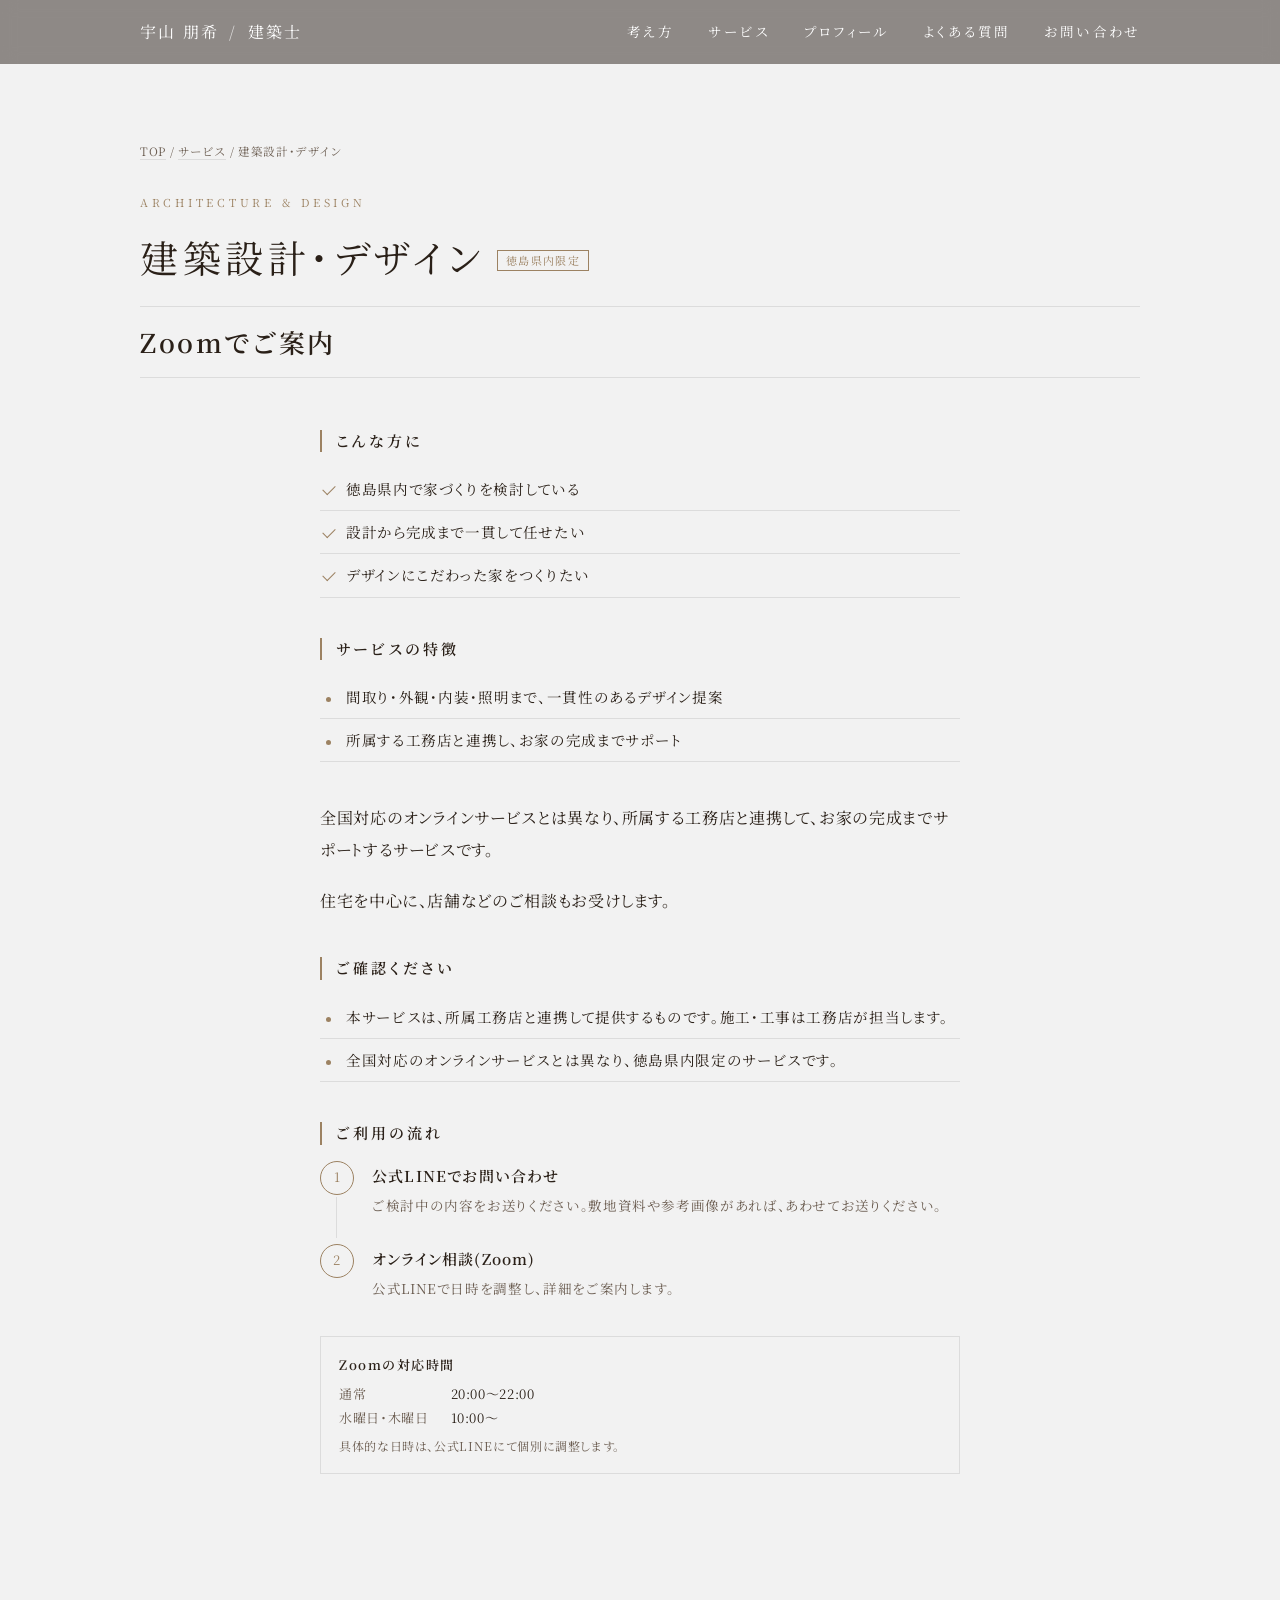
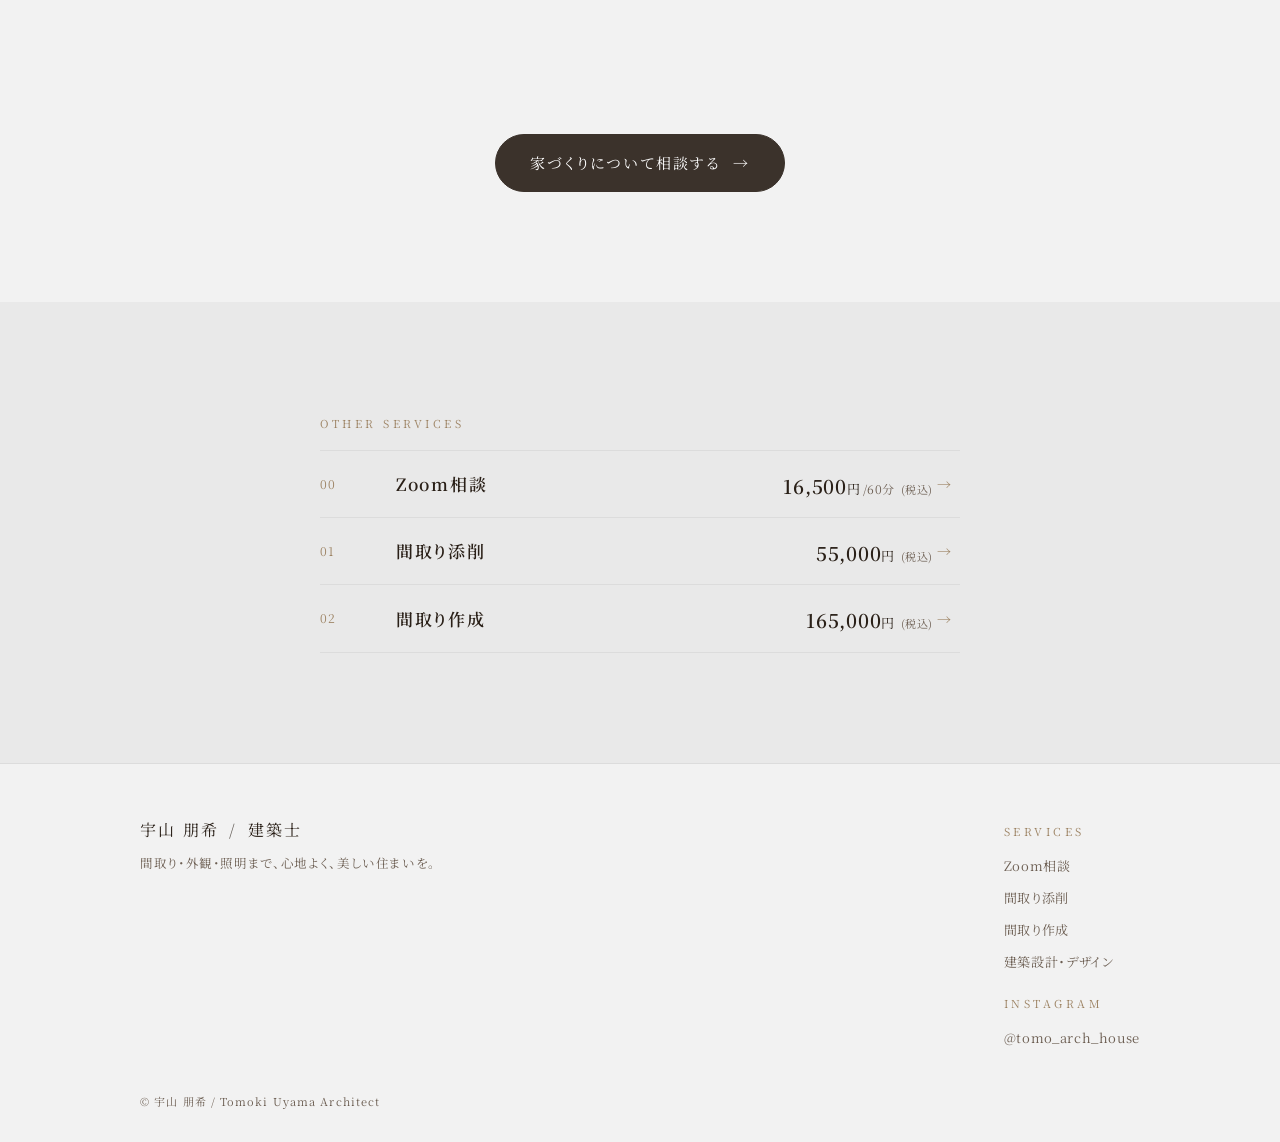
<file: full-support.html>
<!doctype html><html lang="ja"><head><meta charset="utf-8">
<meta name="viewport" content="width=device-width,initial-scale=1,viewport-fit=cover">
<title>建築設計・デザイン|徳島県内で建築士が設計から完成までサポート</title><meta name="description" content="徳島県内限定。建築士が所属工務店と連携し、間取り・外観・内装・照明まで一貫したデザインで、設計から完成までサポートします。住宅を中心に、店舗などのご相談もお受けします。">
<link rel="canonical" href="https://uyama-architecture.com/full-support">
<meta name="theme-color" content="#f2f2f2">
<meta property="og:type" content="website"><meta property="og:site_name" content="宇山朋希 建築士"><meta property="og:locale" content="ja_JP">
<meta property="og:title" content="建築設計・デザイン|徳島県内で建築士が設計から完成までサポート"><meta property="og:description" content="徳島県内限定。建築士が所属工務店と連携し、間取り・外観・内装・照明まで一貫したデザインで、設計から完成までサポートします。住宅を中心に、店舗などのご相談もお受けします。"><meta property="og:url" content="https://uyama-architecture.com/full-support">
<meta property="og:image" content="https://uyama-architecture.com/ogp.jpg"><meta name="twitter:card" content="summary_large_image">
<link rel="preconnect" href="https://fonts.googleapis.com"><link rel="preconnect" href="https://fonts.gstatic.com" crossorigin>
<link href="https://fonts.googleapis.com/css2?family=Noto+Serif+JP:wght@400;600&display=swap" rel="stylesheet">
<link rel="stylesheet" href="assets/style.css"><script type="application/ld+json">{"@context": "https://schema.org", "@type": "Service", "name": "建築設計・デザイン", "description": "徳島県内限定。建築士が所属工務店と連携し、間取り・外観・内装・照明まで一貫したデザインで、設計から完成までサポートします。住宅を中心に、店舗などのご相談もお受けします。", "provider": {"@type": "ProfessionalService", "name": "宇山朋希 建築士", "url": "https://uyama-architecture.com/"}, "areaServed": "徳島県", "url": "https://uyama-architecture.com/full-support"}</script><script type="application/ld+json">{"@context": "https://schema.org", "@type": "BreadcrumbList", "itemListElement": [{"@type": "ListItem", "position": 1, "name": "TOP", "item": "https://uyama-architecture.com/"}, {"@type": "ListItem", "position": 2, "name": "建築設計・デザイン", "item": "https://uyama-architecture.com/full-support"}]}</script></head><body><a class="skip" href="#main">本文へ</a>
<header class="hd" id="hd"><div class="wrap hdin">
<a class="logo" href="./"><span>宇山 朋希 <i>/</i> 建築士</span></a>
<nav class="pcnav" aria-label="メイン"><a href="./#concept">考え方</a><a href="./#services">サービス</a><a href="./#profile">プロフィール</a><a href="./#faq">よくある質問</a><a href="./#contact">お問い合わせ</a></nav>
<button class="mb" id="mb" aria-expanded="false" aria-controls="drawer"><b>MENU</b></button></div></header>
<div class="drawer" id="drawer" hidden><nav aria-label="メニュー"><a href="./#concept">考え方</a><a href="./#services">サービス</a><a href="./#profile">プロフィール</a><a href="./#faq">よくある質問</a><a href="./#contact">お問い合わせ</a>
<div class="dsv"><span class="en">SERVICES</span><a href="zoom-consultation">Zoom相談</a><a href="floorplan-review">間取り添削</a><a href="floorplan-design">間取り作成</a><a href="full-support">建築設計・デザイン</a></div></nav>
<a class="btn" href="https://lin.ee/RltCpPb" target="_blank" rel="noopener"><span>公式LINEで相談する</span><i aria-hidden="true">→</i></a></div><main id="main"><section class="phero"><div class="wrap pheroin"><nav class="bc" aria-label="パンくず"><a href="./">TOP</a> / <a href="./#services">サービス</a> / 建築設計・デザイン</nav>
<p class="eyebrow">ARCHITECTURE & DESIGN</p><h1>建築設計・デザイン<span class="tag loc">徳島県内限定</span></h1>
<div class="pbox"><span class="pr"><b class="t">Zoomでご案内</b></span></div></div></section><section class="sec"><div class="wrap narrow"><div class="blk"><h3>こんな方に</h3><ul class="chk"><li>徳島県内で家づくりを検討している</li><li>設計から完成まで一貫して任せたい</li><li>デザインにこだわった家をつくりたい</li></ul></div><div class="blk"><h3>サービスの特徴</h3><ul class="dot"><li>間取り・外観・内装・照明まで、一貫性のあるデザイン提案</li><li>所属する工務店と連携し、お家の完成までサポート</li></ul></div><div class="blk"><p>全国対応のオンラインサービスとは異なり、所属する工務店と連携して、お家の完成までサポートするサービスです。</p><p>住宅を中心に、店舗などのご相談もお受けします。</p></div><div class="blk"><h3>ご確認ください</h3><ul class="dot"><li>本サービスは、所属工務店と連携して提供するものです。施工・工事は工務店が担当します。</li><li>全国対応のオンラインサービスとは異なり、徳島県内限定のサービスです。</li></ul></div><div class="blk"><h3>ご利用の流れ</h3><ol class="flow"><li><b>公式LINEでお問い合わせ</b><span>ご検討中の内容をお送りください。敷地資料や参考画像があれば、あわせてお送りください。</span></li><li><b>オンライン相談(Zoom)</b><span>公式LINEで日時を調整し、詳細をご案内します。</span></li></ol><div class="hrs"><b>Zoomの対応時間</b><dl><div><dt>通常</dt><dd>20:00〜22:00</dd></div><div><dt>水曜日・木曜日</dt><dd>10:00〜</dd></div></dl><p>具体的な日時は、公式LINEにて個別に調整します。</p></div></div></div></section><section class="sec cta-sec"><div class="wrap narrow"><div class="cta"><a class="btn btn-w" href="https://lin.ee/RltCpPb" target="_blank" rel="noopener"><span>家づくりについて相談する</span><i aria-hidden="true">→</i></a></div></div></section><section class="sec tint"><div class="wrap narrow"><div class="others"><span class="en">OTHER SERVICES</span><div class="svl"><a class="sv" href="zoom-consultation"><span class="svn">00</span><span class="svb"><span class="svt"><b>Zoom相談</b></span><span class="pr"><b>16,500</b>円<span class="u">/60分</span><small>(税込)</small></span></span><i class="arw">→</i></a><a class="sv" href="floorplan-review"><span class="svn">01</span><span class="svb"><span class="svt"><b>間取り添削</b></span><span class="pr"><b>55,000</b>円<small>(税込)</small></span></span><i class="arw">→</i></a><a class="sv" href="floorplan-design"><span class="svn">02</span><span class="svb"><span class="svt"><b>間取り作成</b></span><span class="pr"><b>165,000</b>円<small>(税込)</small></span></span><i class="arw">→</i></a></div></div></div></section></main><footer class="ft"><div class="wrap"><div class="ftg"><div><div class="logo"><span>宇山 朋希 <i>/</i> 建築士</span></div><p class="ftp">間取り・外観・照明まで、心地よく、美しい住まいを。</p></div>
<div class="ftl"><span class="en">SERVICES</span><a href="zoom-consultation">Zoom相談</a><a href="floorplan-review">間取り添削</a><a href="floorplan-design">間取り作成</a><a href="full-support">建築設計・デザイン</a><span class="en" style="margin-top:14px">INSTAGRAM</span><a href="https://www.instagram.com/tomo_arch_house/" target="_blank" rel="noopener">@tomo_arch_house</a></div></div>
<p class="copy">© 宇山 朋希 / Tomoki Uyama Architect</p></div></footer>
<div class="fab"><a href="https://lin.ee/RltCpPb" target="_blank" rel="noopener"><span>公式LINEで相談する</span></a></div>
<script>(function(){var b=document.getElementById('mb'),d=document.getElementById('drawer');if(!b)return;
function t(o){b.setAttribute('aria-expanded',o);d.hidden=!o;document.body.classList.toggle('lock',o)}
b.onclick=function(){t(b.getAttribute('aria-expanded')!=='true')};d.addEventListener('click',function(e){if(e.target.tagName==='A')t(false)});
var h=document.getElementById('hd');function s(){h.classList.toggle('on',window.scrollY>40)};s();addEventListener('scroll',s,{passive:true});})();</script></body></html>
</file>
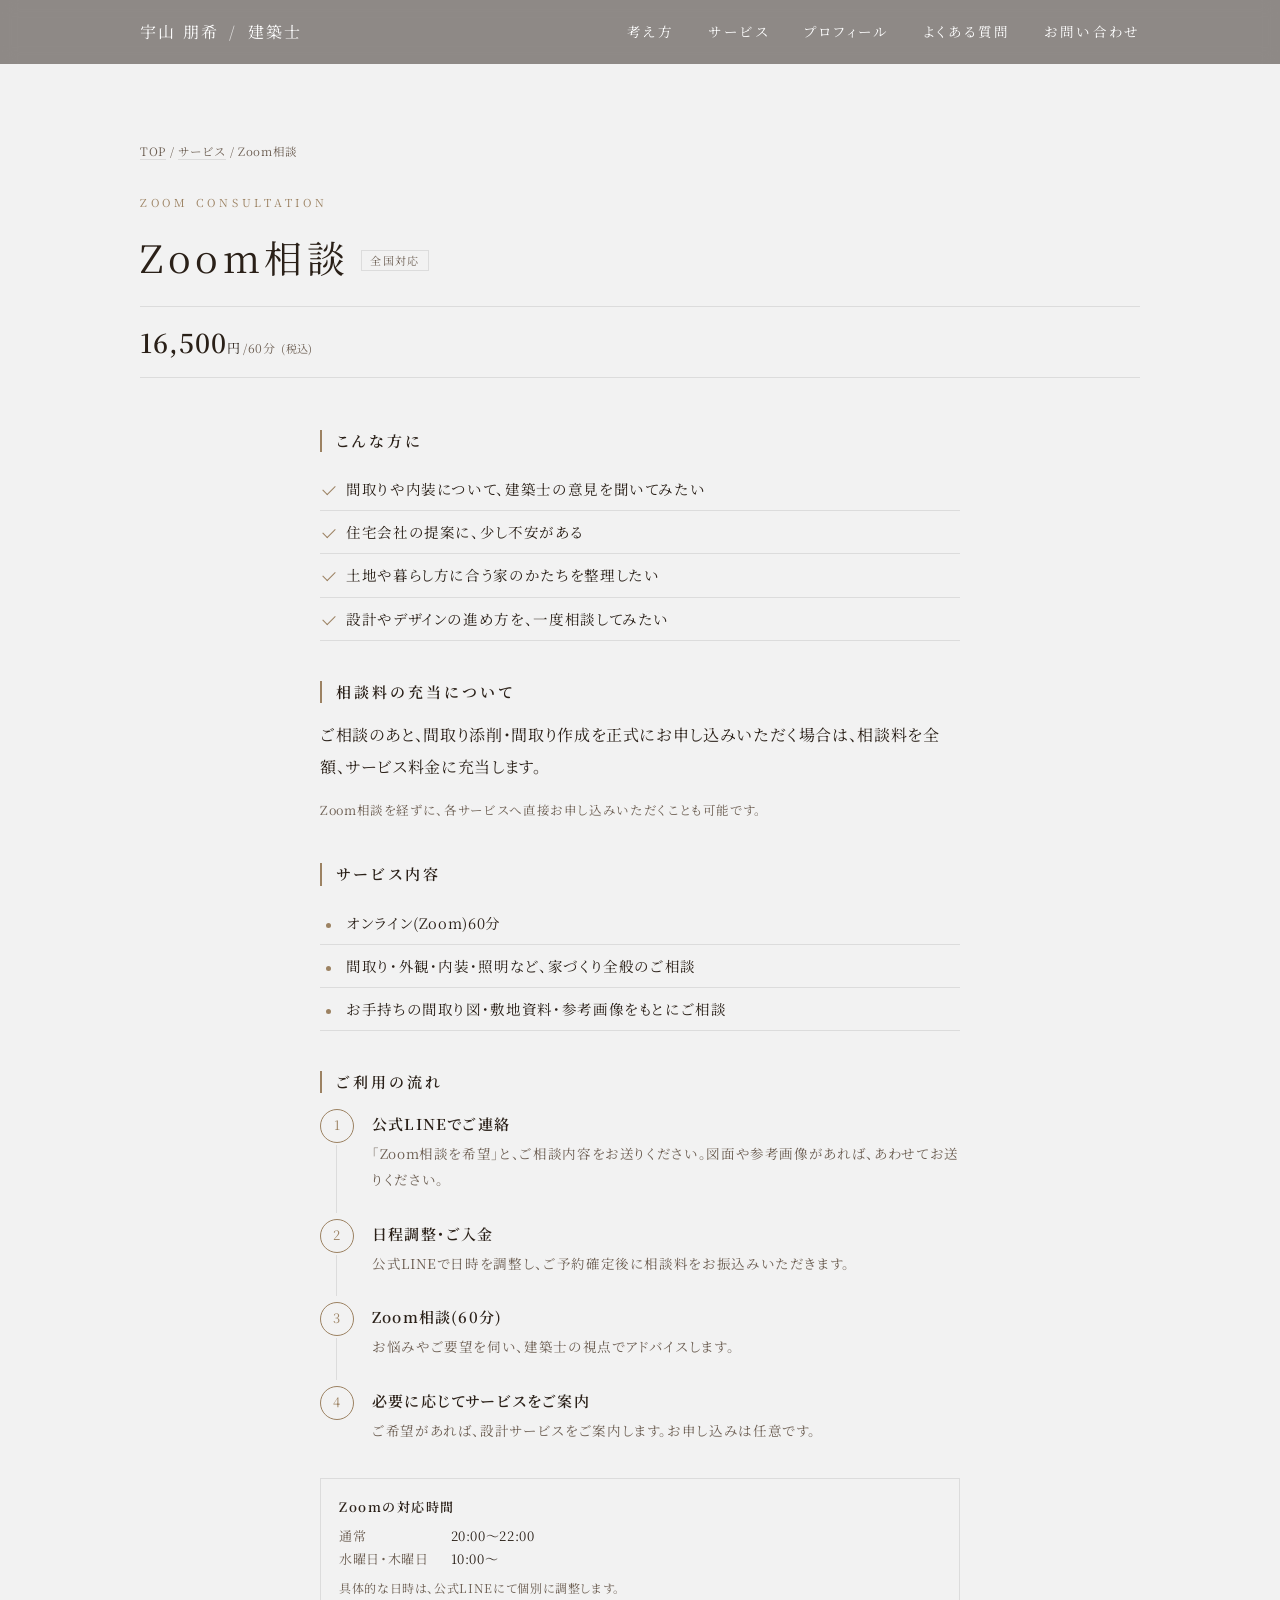
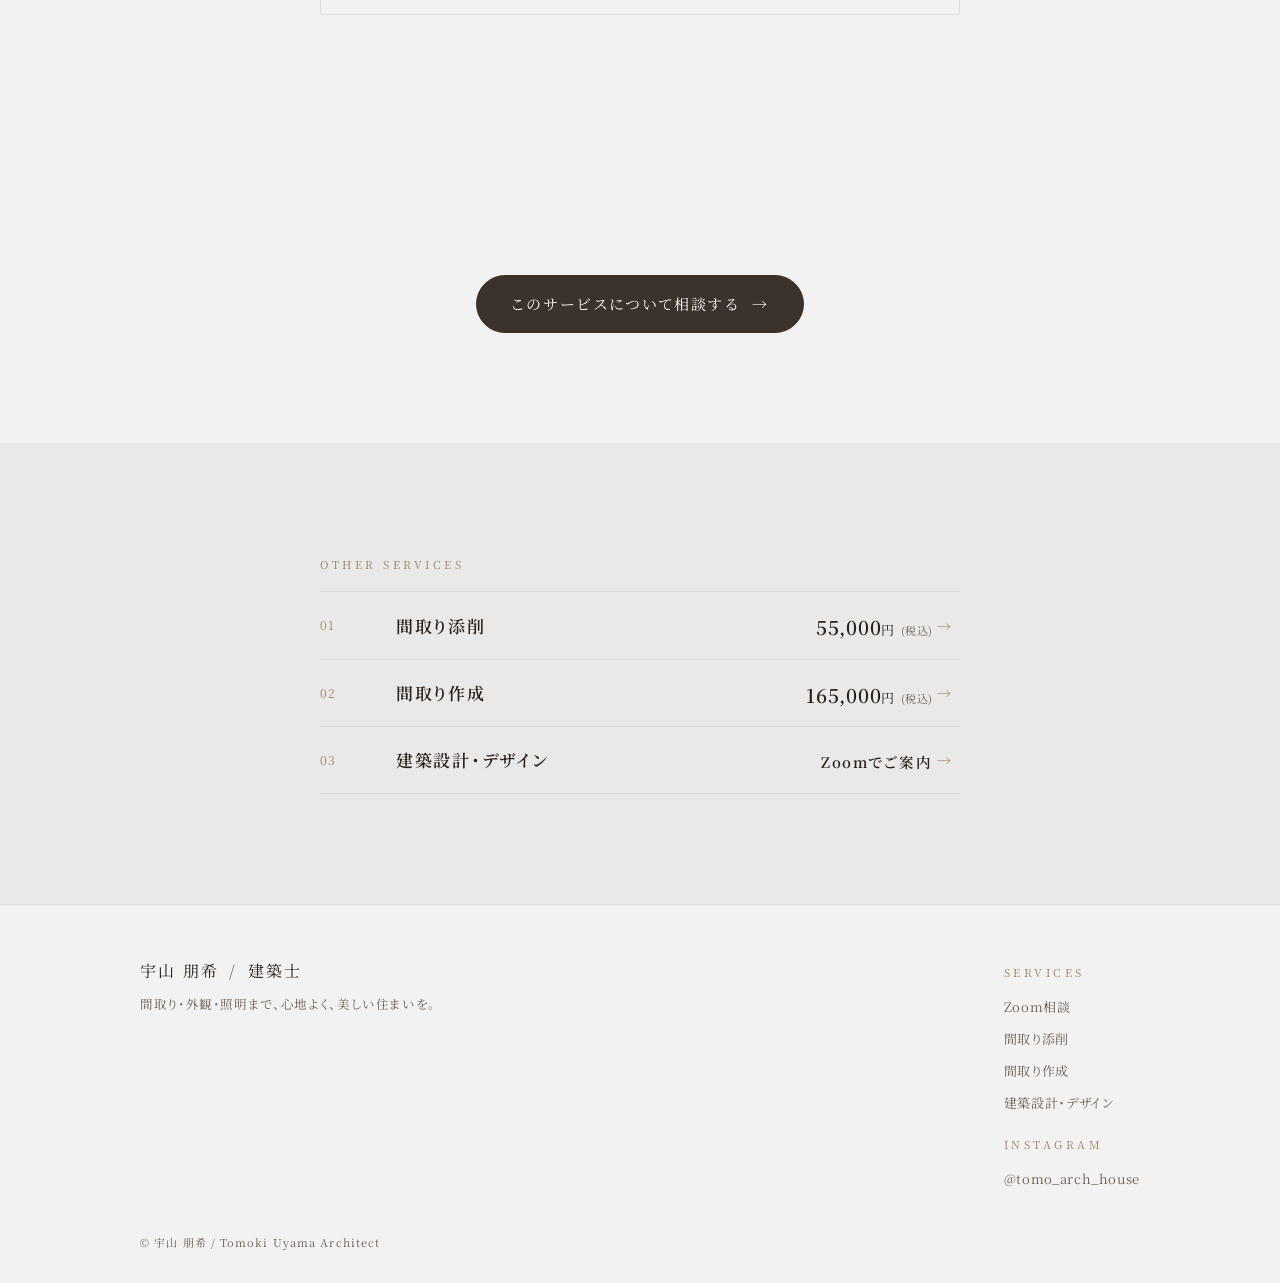
<file: zoom-consultation.html>
<!doctype html><html lang="ja"><head><meta charset="utf-8">
<meta name="viewport" content="width=device-width,initial-scale=1,viewport-fit=cover">
<title>Zoom相談|家づくり・間取りのご相談を建築士に(60分)</title><meta name="description" content="建築士に間取り・内装など家づくりの悩みを60分オンラインで相談できるZoom相談。本申込の場合、相談料は全額充当されます。">
<link rel="canonical" href="https://uyama-architecture.com/zoom-consultation">
<meta name="theme-color" content="#f2f2f2">
<meta property="og:type" content="website"><meta property="og:site_name" content="宇山朋希 建築士"><meta property="og:locale" content="ja_JP">
<meta property="og:title" content="Zoom相談|家づくり・間取りのご相談を建築士に(60分)"><meta property="og:description" content="建築士に間取り・内装など家づくりの悩みを60分オンラインで相談できるZoom相談。本申込の場合、相談料は全額充当されます。"><meta property="og:url" content="https://uyama-architecture.com/zoom-consultation">
<meta property="og:image" content="https://uyama-architecture.com/ogp.jpg"><meta name="twitter:card" content="summary_large_image">
<link rel="preconnect" href="https://fonts.googleapis.com"><link rel="preconnect" href="https://fonts.gstatic.com" crossorigin>
<link href="https://fonts.googleapis.com/css2?family=Noto+Serif+JP:wght@400;600&display=swap" rel="stylesheet">
<link rel="stylesheet" href="assets/style.css"><script type="application/ld+json">{"@context": "https://schema.org", "@type": "Service", "name": "Zoom相談", "description": "建築士に間取り・内装など家づくりの悩みを60分オンラインで相談できるZoom相談。本申込の場合、相談料は全額充当されます。", "provider": {"@type": "ProfessionalService", "name": "宇山朋希 建築士", "url": "https://uyama-architecture.com/"}, "areaServed": "JP", "url": "https://uyama-architecture.com/zoom-consultation", "offers": {"@type": "Offer", "price": "16500", "priceCurrency": "JPY"}}</script><script type="application/ld+json">{"@context": "https://schema.org", "@type": "BreadcrumbList", "itemListElement": [{"@type": "ListItem", "position": 1, "name": "TOP", "item": "https://uyama-architecture.com/"}, {"@type": "ListItem", "position": 2, "name": "Zoom相談", "item": "https://uyama-architecture.com/zoom-consultation"}]}</script></head><body><a class="skip" href="#main">本文へ</a>
<header class="hd" id="hd"><div class="wrap hdin">
<a class="logo" href="./"><span>宇山 朋希 <i>/</i> 建築士</span></a>
<nav class="pcnav" aria-label="メイン"><a href="./#concept">考え方</a><a href="./#services">サービス</a><a href="./#profile">プロフィール</a><a href="./#faq">よくある質問</a><a href="./#contact">お問い合わせ</a></nav>
<button class="mb" id="mb" aria-expanded="false" aria-controls="drawer"><b>MENU</b></button></div></header>
<div class="drawer" id="drawer" hidden><nav aria-label="メニュー"><a href="./#concept">考え方</a><a href="./#services">サービス</a><a href="./#profile">プロフィール</a><a href="./#faq">よくある質問</a><a href="./#contact">お問い合わせ</a>
<div class="dsv"><span class="en">SERVICES</span><a href="zoom-consultation">Zoom相談</a><a href="floorplan-review">間取り添削</a><a href="floorplan-design">間取り作成</a><a href="full-support">建築設計・デザイン</a></div></nav>
<a class="btn" href="https://lin.ee/RltCpPb" target="_blank" rel="noopener"><span>公式LINEで相談する</span><i aria-hidden="true">→</i></a></div><main id="main"><section class="phero"><div class="wrap pheroin"><nav class="bc" aria-label="パンくず"><a href="./">TOP</a> / <a href="./#services">サービス</a> / Zoom相談</nav>
<p class="eyebrow">ZOOM CONSULTATION</p><h1>Zoom相談<span class="tag">全国対応</span></h1>
<div class="pbox"><span class="pr"><b>16,500</b>円<span class="u">/60分</span><small>(税込)</small></span></div></div></section><section class="sec"><div class="wrap narrow"><div class="blk"><h3>こんな方に</h3><ul class="chk"><li>間取りや内装について、建築士の意見を聞いてみたい</li><li>住宅会社の提案に、少し不安がある</li><li>土地や暮らし方に合う家のかたちを整理したい</li><li>設計やデザインの進め方を、一度相談してみたい</li></ul></div><div class="blk"><h3>相談料の充当について</h3><p>ご相談のあと、間取り添削・間取り作成を正式にお申し込みいただく場合は、相談料を全額、サービス料金に充当します。</p><p class="sm">Zoom相談を経ずに、各サービスへ直接お申し込みいただくことも可能です。</p></div><div class="blk"><h3>サービス内容</h3><ul class="dot"><li>オンライン(Zoom)60分</li><li>間取り・外観・内装・照明など、家づくり全般のご相談</li><li>お手持ちの間取り図・敷地資料・参考画像をもとにご相談</li></ul></div><div class="blk"><h3>ご利用の流れ</h3><ol class="flow"><li><b>公式LINEでご連絡</b><span>「Zoom相談を希望」と、ご相談内容をお送りください。図面や参考画像があれば、あわせてお送りください。</span></li><li><b>日程調整・ご入金</b><span>公式LINEで日時を調整し、ご予約確定後に相談料をお振込みいただきます。</span></li><li><b>Zoom相談(60分)</b><span>お悩みやご要望を伺い、建築士の視点でアドバイスします。</span></li><li><b>必要に応じてサービスをご案内</b><span>ご希望があれば、設計サービスをご案内します。お申し込みは任意です。</span></li></ol><div class="hrs"><b>Zoomの対応時間</b><dl><div><dt>通常</dt><dd>20:00〜22:00</dd></div><div><dt>水曜日・木曜日</dt><dd>10:00〜</dd></div></dl><p>具体的な日時は、公式LINEにて個別に調整します。</p></div></div></div></section><section class="sec cta-sec"><div class="wrap narrow"><div class="cta"><a class="btn btn-w" href="https://lin.ee/RltCpPb" target="_blank" rel="noopener"><span>このサービスについて相談する</span><i aria-hidden="true">→</i></a></div></div></section><section class="sec tint"><div class="wrap narrow"><div class="others"><span class="en">OTHER SERVICES</span><div class="svl"><a class="sv" href="floorplan-review"><span class="svn">01</span><span class="svb"><span class="svt"><b>間取り添削</b></span><span class="pr"><b>55,000</b>円<small>(税込)</small></span></span><i class="arw">→</i></a><a class="sv" href="floorplan-design"><span class="svn">02</span><span class="svb"><span class="svt"><b>間取り作成</b></span><span class="pr"><b>165,000</b>円<small>(税込)</small></span></span><i class="arw">→</i></a><a class="sv" href="full-support"><span class="svn">03</span><span class="svb"><span class="svt"><b>建築設計・デザイン</b></span><span class="pr"><b class="t">Zoomでご案内</b></span></span><i class="arw">→</i></a></div></div></div></section></main><footer class="ft"><div class="wrap"><div class="ftg"><div><div class="logo"><span>宇山 朋希 <i>/</i> 建築士</span></div><p class="ftp">間取り・外観・照明まで、心地よく、美しい住まいを。</p></div>
<div class="ftl"><span class="en">SERVICES</span><a href="zoom-consultation">Zoom相談</a><a href="floorplan-review">間取り添削</a><a href="floorplan-design">間取り作成</a><a href="full-support">建築設計・デザイン</a><span class="en" style="margin-top:14px">INSTAGRAM</span><a href="https://www.instagram.com/tomo_arch_house/" target="_blank" rel="noopener">@tomo_arch_house</a></div></div>
<p class="copy">© 宇山 朋希 / Tomoki Uyama Architect</p></div></footer>
<div class="fab"><a href="https://lin.ee/RltCpPb" target="_blank" rel="noopener"><span>公式LINEで相談する</span></a></div>
<script>(function(){var b=document.getElementById('mb'),d=document.getElementById('drawer');if(!b)return;
function t(o){b.setAttribute('aria-expanded',o);d.hidden=!o;document.body.classList.toggle('lock',o)}
b.onclick=function(){t(b.getAttribute('aria-expanded')!=='true')};d.addEventListener('click',function(e){if(e.target.tagName==='A')t(false)});
var h=document.getElementById('hd');function s(){h.classList.toggle('on',window.scrollY>40)};s();addEventListener('scroll',s,{passive:true});})();</script></body></html>
</file>
<file: assets/style.css>
:root{--bg:#f2f2f2;--w:#fff;--ink:#2a2018;--sub:#6c5e52;--acc:#9c8262;--line:#dcdcdc;--cta:#3b322b;--tint:#e9e9e9;--serif:"Noto Serif JP","Hiragino Mincho ProN","Yu Mincho",serif}
@media(prefers-color-scheme:dark){:root{--bg:#1b1612;--w:#241d17;--ink:#eee5d9;--sub:#b5a696;--acc:#c2a883;--line:#3d3328;--cta:#5b4e43;--tint:#221b15}}
*{box-sizing:border-box;margin:0;padding:0}
html{scroll-behavior:smooth;scroll-padding-top:64px;-webkit-text-size-adjust:100%}
body{background:var(--bg);color:var(--ink);font-family:var(--serif);font-size:15.5px;line-height:2;letter-spacing:.04em;padding-bottom:76px;font-feature-settings:"palt"}
body.lock{overflow:hidden}
img{display:block;width:100%;height:100%;object-fit:cover}
a{color:inherit;text-decoration:none}
ul,ol{list-style:none}
.wrap{width:100%;max-width:1080px;margin:0 auto;padding:0 24px}
.narrow{max-width:720px}
.sr{position:absolute;width:1px;height:1px;overflow:hidden;clip:rect(0 0 0 0)}
.skip{position:absolute;left:-999px}.skip:focus{left:8px;top:8px;background:var(--w);padding:8px;z-index:99}
.en{display:block;font-size:11px;letter-spacing:.32em;color:var(--acc);font-weight:400}
/* header */
.hd{position:fixed;top:0;left:0;right:0;z-index:50;height:60px;transition:background .3s,border-color .3s;border-bottom:1px solid transparent}
.hd.on,.hd:not(.hd-home){background:color-mix(in srgb,var(--bg) 94%,transparent);backdrop-filter:blur(8px);border-color:var(--line)}
.hdin{display:flex;align-items:center;justify-content:space-between;height:60px}
.logo{display:flex;flex-direction:column;line-height:1.2}.logo span{font-size:17px;letter-spacing:.14em}.logo small{font-size:9px;letter-spacing:.4em;color:var(--acc)}
.hd-home:not(.on) .logo,.hd-home:not(.on) .pcnav a{color:#fff}.hd-home:not(.on) .logo small{color:#e6d8c3}
.hd-home:not(.on) .mb span{background:#fff}
.pcnav{display:none}
.mb{width:44px;height:44px;border:0;background:none;position:relative;cursor:pointer}
.mb span{position:absolute;left:10px;right:10px;height:1px;background:var(--ink);transition:.3s}.mb span:first-child{top:19px}.mb span:nth-child(2){top:26px}
.mb[aria-expanded=true] span{background:var(--ink)!important}.mb[aria-expanded=true] span:first-child{top:22px;transform:rotate(25deg)}.mb[aria-expanded=true] span:nth-child(2){top:22px;transform:rotate(-25deg)}
.drawer{position:fixed;inset:0;z-index:45;background:var(--bg);padding:84px 28px 28px;overflow:auto}
.drawer[hidden]{display:none}
.drawer nav>a{display:block;padding:14px 0;border-bottom:1px solid var(--line);font-size:17px;letter-spacing:.12em}
.dsv{padding:22px 0 8px}.dsv a{display:block;padding:8px 0;font-size:14px;color:var(--sub)}
.drawer .btn{margin-top:20px}
/* buttons */
.btn{display:flex;align-items:center;justify-content:center;gap:12px;background:var(--cta);color:#fff;padding:17px 28px;font-size:15px;letter-spacing:.14em;border:1px solid var(--cta);transition:.25s;max-width:360px;width:100%}
.btn i{font-style:normal;transition:transform .25s}.btn:hover i{transform:translateX(4px)}
.btn-w{background:#fff;color:#2a2018;border-color:#fff}
.sec .btn-w,.cta .btn-w{background:var(--cta);color:#fff;border-color:var(--cta)}
.fab{position:fixed;left:0;right:0;bottom:0;z-index:40;padding:10px 16px calc(10px + env(safe-area-inset-bottom));background:linear-gradient(transparent,color-mix(in srgb,var(--bg) 90%,transparent) 40%)}
.fab a{display:block;max-width:480px;margin:0 auto;background:var(--cta);color:#fff;text-align:center;padding:14px;font-size:14px;letter-spacing:.16em;box-shadow:0 6px 20px rgba(42,32,24,.22)}
/* hero */
.hero{position:relative;min-height:100svh;display:flex;align-items:flex-end;color:#fff;overflow:hidden}
.heroimg{position:absolute;inset:0}.heroimg:after{content:"";position:absolute;inset:0;background:linear-gradient(180deg,rgba(25,18,12,.35) 0%,rgba(25,18,12,.12) 35%,rgba(25,18,12,.72) 100%)}
.heroin{position:relative;padding-bottom:84px}
.eyebrow{font-size:11px;letter-spacing:.34em;color:var(--acc);margin-bottom:14px}
.hero .eyebrow{color:#eadcc6}
.hero h1{font-weight:400;font-size:clamp(30px,8.4vw,52px);line-height:1.6;letter-spacing:.1em;margin-bottom:20px}
.herosub{font-size:14.5px;line-height:2.1;margin-bottom:34px;color:#f3ebe0}
.herolink{display:block;margin-top:22px;font-size:12px;letter-spacing:.22em;color:#eadcc6}
/* sections */
.sec{padding:84px 0}.tint{background:var(--tint)}
.sh{margin-bottom:40px}.sh h2,.contact h2{font-weight:400;font-size:24px;letter-spacing:.14em;line-height:1.7;margin-top:6px}
.lead{font-size:18px;line-height:2;letter-spacing:.08em;margin-bottom:22px}
.sec p+p{margin-top:1.2em}
.cg,.pg{display:grid;gap:32px}
.cimg,.pimg{aspect-ratio:4/5;overflow:hidden}.pimg{aspect-ratio:3/4}.pimg img{object-position:center 20%}
.more{display:inline-block;margin-top:28px;font-size:14px;letter-spacing:.14em;border-bottom:1px solid var(--acc);padding-bottom:4px}
.more i{font-style:normal;margin-left:6px}
.name{font-size:22px;letter-spacing:.2em;margin-bottom:12px}.name small{font-size:12px;color:var(--acc);margin-left:14px;letter-spacing:.3em}
/* service list (top) */
.intro{font-size:14px;color:var(--sub);margin-bottom:26px}
.svl{border-top:1px solid var(--line)}
.sv{position:relative;display:grid;grid-template-columns:28px 1fr 84px;gap:0 14px;align-items:center;padding:20px 28px 20px 0;border-bottom:1px solid var(--line);transition:background .25s}
.sv:hover{background:color-mix(in srgb,var(--w) 55%,transparent)}
.svn{font-size:12px;color:var(--acc);letter-spacing:.1em;align-self:start;padding-top:5px}
.svb{display:flex;flex-direction:column;gap:3px;min-width:0}
.svt{display:flex;align-items:center;flex-wrap:wrap;gap:4px 10px}.svt b{font-weight:600;font-size:17px;letter-spacing:.1em}
.svd{font-size:12.5px;line-height:1.75;color:var(--sub);letter-spacing:.03em}
.tag{display:inline-block;font-size:10.5px;letter-spacing:.12em;border:1px solid var(--line);color:var(--sub);padding:0 8px;line-height:1.7;font-weight:400;vertical-align:middle}
.tag.loc{border-color:var(--acc);color:var(--acc)}
.pr{font-size:13px;margin-top:4px;line-height:1.6}.pr b{font-size:19px;font-weight:600;letter-spacing:.04em}.pr b.t{font-size:14.5px;letter-spacing:.1em}.pr .u{font-size:12px;color:var(--sub);margin-left:2px}
.pr small{display:inline-block;font-size:11px;color:var(--sub);margin-left:6px;letter-spacing:.02em}
.svi{width:84px;height:84px;overflow:hidden;grid-column:3;grid-row:1}
.arw{position:absolute;right:2px;top:50%;transform:translateY(-50%);font-style:normal;color:var(--acc);font-size:14px}
.sv-z{background:color-mix(in srgb,var(--w) 70%,transparent);margin:0 -24px;padding-left:24px;padding-right:48px;border-top:0}.sv-z .arw{right:22px}
.sv-z .svn{color:var(--acc)}
.others .sv{grid-template-columns:28px 1fr}.others .sv:not(:has(.svi)){padding:16px 28px 16px 0}
.svnote{font-size:12px;color:var(--sub);line-height:1.9;margin-top:18px}
/* faq */
.faq details{border-bottom:1px solid var(--line)}.faq details:first-child{border-top:1px solid var(--line)}
.faq summary{list-style:none;cursor:pointer;padding:20px 36px 20px 0;position:relative;font-size:15px;line-height:1.8}.faq summary::-webkit-details-marker{display:none}
.faq summary:after{content:"+";position:absolute;right:4px;top:18px;color:var(--acc);font-size:20px;font-weight:400}.faq details[open] summary:after{content:"−"}
.faq details p{padding:0 0 22px;font-size:14px;color:var(--sub);line-height:2}
.notice{margin-top:44px;font-size:12.5px;color:var(--sub);line-height:1.9}.notice b{display:block;font-weight:600;color:var(--ink);margin-bottom:8px;letter-spacing:.14em;font-size:13px}
.notice li{padding-left:1em;text-indent:-1em}.notice li:before{content:"・"}.notice .notes{margin-top:14px}
/* contact */
.contact{position:relative;color:#fff;text-align:center;overflow:hidden;padding:110px 0}
.cbg{position:absolute;inset:0}.cbg:after{content:"";position:absolute;inset:0;background:rgba(32,24,17,.66)}
.cin{position:relative}.contact .en{color:#eadcc6}.contact p{margin:18px 0 32px;font-size:14.5px}.contact .btn{margin:0 auto}.contact small{display:block;margin-top:16px;font-size:11.5px;color:#e6d8c3}
/* footer */
.ft{padding:56px 0 30px;border-top:1px solid var(--line)}
.ftg{display:grid;gap:30px}.ftp{font-size:12.5px;color:var(--sub);margin-top:12px}
.ftl a{display:block;font-size:13px;color:var(--sub);padding:3px 0}.ftl .en{margin-bottom:8px}
.copy{margin-top:36px;font-size:11px;color:var(--sub);letter-spacing:.1em}
/* sub pages */
.phero{padding:92px 0 40px}
.bc{font-size:11.5px;color:var(--sub);margin-bottom:28px;letter-spacing:.06em}.bc a{border-bottom:1px solid var(--line)}
.phero h1{font-weight:400;font-size:27px;letter-spacing:.12em;line-height:1.6;margin-bottom:18px}.phero h1 .tag{margin-left:12px;font-size:11px;top:-3px;position:relative}
.phero .lead{font-size:15.5px;margin-bottom:22px}
.pbox{border-top:1px solid var(--line);border-bottom:1px solid var(--line);padding:14px 0;margin-bottom:8px}.pbox .pr{margin:0}.pbox .pr b{font-size:26px}
.pimgf{aspect-ratio:4/3;max-height:480px;overflow:hidden;margin-top:28px}
.blk{margin-bottom:46px}.blk h3{font-weight:600;font-size:15px;letter-spacing:.2em;margin-bottom:16px;padding-left:14px;border-left:2px solid var(--acc);line-height:1.5}
.chk li,.dot li{position:relative;padding:8px 0 8px 26px;border-bottom:1px solid var(--line);line-height:1.8;font-size:14.5px}
.chk li:before{content:"";position:absolute;left:3px;top:17px;width:11px;height:6px;border-left:1px solid var(--acc);border-bottom:1px solid var(--acc);transform:rotate(-45deg)}
.dot li:before{content:"";position:absolute;left:6px;top:21px;width:5px;height:5px;border-radius:50%;background:var(--acc)}
.chips{display:flex;flex-wrap:wrap;gap:8px}.chips span{border:1px solid var(--acc);padding:3px 14px;font-size:13px;color:var(--ink)}
.sm{font-size:12.5px;color:var(--sub);margin-top:12px}
.credit{background:var(--w);border:1px solid var(--line);padding:22px 22px 20px;margin:-10px 0 46px}.credit b{display:block;font-size:13.5px;letter-spacing:.16em;color:var(--acc);margin-bottom:8px;font-weight:600}.credit p{font-size:14px;line-height:1.95}.credit .sm{margin-top:8px}
.flow{counter-reset:s}.flow li{position:relative;padding:0 0 26px 52px;counter-increment:s}
.flow li:before{content:counter(s);position:absolute;left:0;top:0;width:32px;height:32px;border:1px solid var(--acc);border-radius:50%;text-align:center;line-height:30px;font-size:13px;color:var(--acc)}
.flow li:not(:last-child):after{content:"";position:absolute;left:16px;top:36px;bottom:6px;width:1px;background:var(--line)}
.flow b{display:block;font-weight:600;font-size:15px;margin-bottom:2px;letter-spacing:.08em}.flow span{font-size:13.5px;color:var(--sub);line-height:1.9;display:block}
.cta-sec{padding:20px 0 70px}.cta{display:flex;justify-content:center}.cta .btn{max-width:420px}
.others .en{margin-bottom:16px}
/* design page */
.phero p:not(.eyebrow):not(.lead){font-size:14.5px;color:var(--sub)}
.theme{display:grid;gap:22px;padding:44px 0;border-top:1px solid var(--line)}
.tim{display:grid;gap:8px}.tim.n2{grid-template-columns:1fr 1fr}.tim img{aspect-ratio:3/4}.tim.n1 img{aspect-ratio:4/5}
.tn{font-size:12px;letter-spacing:.3em;color:var(--acc)}.theme h3{font-weight:400;font-size:21px;letter-spacing:.14em;margin:2px 0 14px}.theme .tx p{font-size:14.5px}
/* tablet / pc */
@media(min-width:760px){
body{font-size:16px;padding-bottom:0}.fab{display:none}
.wrap{padding:0 40px}.hdin{height:72px}.hd{height:72px}
.mb{display:none}.pcnav{display:flex;gap:34px}.pcnav a{font-size:13.5px;letter-spacing:.16em;padding:6px 0;border-bottom:1px solid transparent}.pcnav a:hover{border-color:var(--acc)}
.hero{min-height:min(100svh,860px)}.heroin{padding-bottom:110px}.hero h1{font-size:54px}.herosub{font-size:16px}
.sec{padding:130px 0}.sh{margin-bottom:56px}.sh h2,.contact h2{font-size:30px}
.cg{grid-template-columns:5fr 6fr;gap:80px;align-items:center}.pg{grid-template-columns:5fr 6fr;gap:80px;align-items:start}
.sv{grid-template-columns:48px 1fr auto 120px;gap:0 28px;padding:26px 40px 26px 0}
.svb{display:grid;grid-template-columns:1fr auto;gap:2px 28px;align-items:center}.svt{grid-column:1}.svd{grid-column:1;font-size:13.5px}.svb .pr{grid-column:2;grid-row:1/3;text-align:right}
.svi{grid-column:4;width:120px;height:80px}.sv-z{margin:0 -24px;padding-left:24px}.arw{right:8px}.sv-z .arw{right:30px}
.sv-z{padding-right:60px}
.others .sv{grid-template-columns:48px 1fr}.others .svb{display:flex;flex-direction:row;justify-content:space-between;align-items:center}
.phero{padding:140px 0 56px}.phero h1{font-size:38px}.pimgf{aspect-ratio:16/8;margin-top:40px}
.ftg{grid-template-columns:1fr 1fr}.ftl{justify-self:end}
.theme{grid-template-columns:1fr 1fr;gap:70px;align-items:center;padding:72px 0}.theme:nth-child(even) .tim{order:2}
.tim.n2 img{aspect-ratio:3/4}
}
@media(prefers-reduced-motion:reduce){*{transition:none!important;scroll-behavior:auto!important}}
/* ---- v2: 前のデザインに寄せる ---- */
.hd,.hd:not(.hd-home){height:52px;background:rgba(60,52,46,.55);backdrop-filter:blur(8px);border:0}
.hd .hdin{height:52px}.hd .logo,.hd-home:not(.on) .logo{color:#fff}
.logo span{font-size:14px;letter-spacing:.14em}.logo i{font-style:normal;opacity:.7;margin:0 4px}
.hd.on .logo{color:#fff}
.mb{width:auto;height:30px;padding:0 15px;border:1px solid rgba(255,255,255,.75);border-radius:20px;color:#fff}.mb span{display:none}.mb b{font-weight:400;font-size:11.5px;letter-spacing:.12em}
.pcnav a,.hd-home:not(.on) .pcnav a{color:#fff}
.ft .logo{color:var(--ink)}
.btn,.fab a{border-radius:40px}
.btn-w,.hero .btn{background:transparent;border-color:#fff;color:#fff;width:auto;padding:13px 34px}
.sec .btn-w,.cta .btn-w{background:var(--cta);color:#fff;border-color:var(--cta)}
.hero{min-height:92svh}.hero h1{font-weight:600}
.sh{display:flex;flex-direction:column;gap:6px;margin-bottom:34px}
.sh .en{font-size:25px;font-weight:600;letter-spacing:.1em;color:var(--ink)}
.sh h2{font-size:13px!important;letter-spacing:.2em!important;color:var(--acc);margin:0!important}
.sec{padding:76px 0}
#concept{padding-bottom:40px}.ctx .lead{font-size:18px}
.scl{display:grid;gap:14px}
.sc{position:relative;display:block;overflow:hidden;color:#fff;border-radius:2px}
.scbg,.scbg img{position:absolute;inset:0;width:100%;height:100%}.scbg:after{content:"";position:absolute;inset:0;background:linear-gradient(90deg,rgba(28,21,15,.82),rgba(28,21,15,.5))}
.scin{position:relative;display:flex;flex-direction:column;gap:4px;padding:24px 22px 22px}
.sce{font-size:10.5px;letter-spacing:.26em;color:#e6d8c3}.scin>b{font-size:22px;font-weight:600;letter-spacing:.1em;line-height:1.5}
.scm{display:flex;gap:6px;flex-wrap:wrap;margin:2px 0 4px}.sc .tag{border-color:rgba(255,255,255,.7);color:#fff;border-radius:20px;padding:0 12px}
.scd{font-size:12.5px;line-height:1.85;color:#f1e8dc;max-width:30em}
.sc .pr{color:#fff;margin-top:6px}.sc .pr small{color:#e6d8c3}.sc .pr b{font-size:21px}.sc .pr .u{color:#e6d8c3}
.pill{align-self:flex-start;margin-top:12px;border:1px solid rgba(255,255,255,.8);border-radius:30px;padding:5px 20px;font-size:12.5px;letter-spacing:.14em}
.sc:hover .pill{background:#fff;color:#2a2018}
.sc-z .scin{padding-top:28px;padding-bottom:26px}
.svnote{margin-top:20px}
@media(min-width:760px){.mb{display:none}.hd,.hd:not(.hd-home){height:64px}.hd .hdin{height:64px}.logo span{font-size:16px}
 .scl{grid-template-columns:1fr 1fr;gap:18px}.sc-z{grid-column:1/-1}.sc-z .scin{padding:40px 44px}.scin{padding:30px 32px}.sc{min-height:260px}.sc-z{min-height:230px}
 .sec{padding:110px 0}.sh .en{font-size:30px}.ctx{max-width:640px}#concept{padding-bottom:50px}}
.phero{padding-bottom:8px}.pbox{margin-bottom:0}
.approach{background:var(--w);border:1px solid var(--line);padding:26px 22px}.approach h3{border:0;padding:0;font-size:16px;line-height:1.8;letter-spacing:.1em;margin-bottom:14px}.approach p{font-size:14.5px}
.blk{margin-bottom:40px}
.phero+.sec{padding-top:44px}
.approach{background:none;border:0;padding:0}.approach h3{border-left:2px solid var(--acc);padding-left:14px;font-size:15px;line-height:1.6;letter-spacing:.14em;margin-bottom:16px}.approach p{font-size:14.5px}
.approach .sm{font-size:12.5px}
/* profile (reference layout) */
.pf{display:block}
.pf .pimg{aspect-ratio:1/1.08;overflow:hidden;width:100%}.pf .pimg img{object-position:50% 22%}
.pf .ptx{padding-top:40px}
.role{display:block;font-size:14px;letter-spacing:.3em;color:var(--sub);margin-bottom:12px}
.pf .name{font-size:28px;letter-spacing:.22em;line-height:1.5;margin-bottom:6px}
.rom{display:block;font-size:15px;letter-spacing:.3em;color:var(--acc);margin-bottom:26px}
.org{display:block;font-size:13.5px;letter-spacing:.2em;color:var(--sub);padding-bottom:30px;margin-bottom:34px;border-bottom:1px solid var(--line)}
@media(min-width:760px){.pf{display:grid;grid-template-columns:5fr 6fr;gap:80px;align-items:start}.pf .ptx{padding-top:0}.pf .pimg{aspect-ratio:1/1.08}}
.pf{padding:0 6%}.pf .pimg{aspect-ratio:1/1}.pf .pimg img{object-position:center}
@media(min-width:760px){.pf{padding:0;gap:90px}.pf .pimg{aspect-ratio:1/1}}
.org{padding:0;margin:0 0 30px;height:0}
.smp{display:grid;gap:22px}.smp figure img{height:auto;display:block;border:1px solid var(--line)}
.smp figcaption{font-size:12.5px;letter-spacing:.14em;color:var(--sub);margin-top:8px}
.smp figure:first-child img{background:#fff}
@media(min-width:760px){.smp{grid-template-columns:1fr 1fr;gap:28px}.smp figure:first-child{grid-column:1/-1}}
/* v3: service groups / works */
.sgrp{margin-top:44px}.sgrp:first-of-type{margin-top:8px}
.sgh{display:flex;align-items:center;gap:12px;flex-wrap:wrap;margin-bottom:6px}.sgh h3{font-weight:600;font-size:19px;letter-spacing:.12em;line-height:1.6}
.sgd{font-size:13px;color:var(--sub);margin-bottom:18px;line-height:1.9}
.indiv{font-size:13px;color:var(--sub);margin-top:18px;line-height:1.95;padding-left:14px;border-left:2px solid var(--line)}
.wk{display:block}
.wkimg{display:block;aspect-ratio:4/5;overflow:hidden}
.wkstrip{display:grid;grid-template-columns:1fr 1fr;gap:8px;margin-top:8px}.wkstrip span{display:block;aspect-ratio:1/1;overflow:hidden}
.wkt{display:flex;align-items:baseline;gap:14px;margin-top:18px}.wkt b{font-size:22px;font-weight:600;letter-spacing:.2em}.wkt small{font-size:13px;color:var(--sub);letter-spacing:.14em}
.pill-d{display:inline-block;margin-top:14px;border:1px solid var(--acc);color:var(--ink)}
.wk:hover .pill-d{background:var(--cta);color:#fff;border-color:var(--cta)}
.spec{display:flex;gap:36px;border-top:1px solid var(--line);border-bottom:1px solid var(--line);padding:14px 0;margin-top:22px}.spec dt{font-size:11px;letter-spacing:.24em;color:var(--acc)}.spec dd{font-size:15px;letter-spacing:.1em}
.wsec{padding-top:44px}.wg{margin-bottom:64px}.wg .sh{margin-bottom:20px}.wg .sh .en{font-size:20px}
.gal{display:grid;gap:12px}.gal figure{aspect-ratio:3/4;overflow:hidden}.gal img{object-position:center 45%}
@media(min-width:760px){
 .sgh h3{font-size:22px}
 .sgrp .scl{grid-template-columns:1fr 1fr}.sgrp .scl .sc-z{grid-column:1/-1}
 .sgrp:last-of-type .scl{grid-template-columns:1fr}
 .wk{display:grid;grid-template-columns:7fr 5fr;gap:12px 40px;align-items:end}.wkimg{grid-row:1/3;aspect-ratio:4/5}.wkstrip{margin:0;align-self:start}.wkt{margin-top:0;flex-direction:column;gap:6px;align-self:end}.pill-d{justify-self:start}
 .gal{grid-template-columns:1fr 1fr;gap:16px}.wg:first-child .gal{grid-template-columns:minmax(0,520px)}
}
/* works page: wider margins, landscape photos (reference-style) */
.mwork .wrap{padding-left:10%;padding-right:10%}
.mwork .wsec{padding-top:30px}
.mwork .wg{margin-bottom:96px}
.mwork .gal{gap:56px}
.mwork .gal figure{aspect-ratio:4/3}
.mwork .wg:first-child figure{aspect-ratio:4/5}
.mwork .cta-sec .wrap{padding-left:24px;padding-right:24px}
@media(min-width:760px){.mwork .wrap{max-width:900px;padding-left:40px;padding-right:40px}.mwork .gal,.mwork .wg:first-child .gal{grid-template-columns:1fr;gap:80px}.mwork .wg:first-child figure{aspect-ratio:4/3}}
/* お申し込み案内・Zoom対応時間 */
.hrs{margin-top:8px;padding:16px 18px;border:1px solid var(--line);font-size:13px;line-height:1.8}
.hrs b{display:block;font-weight:600;letter-spacing:.12em;font-size:13px;margin-bottom:6px}
.hrs dl div,.hrs-c dl div{display:flex;gap:14px}
.hrs dt,.hrs-c dt{min-width:7.5em;color:var(--sub)}
.hrs p{font-size:12px;color:var(--sub);margin-top:6px}
.cg{display:grid;gap:14px;max-width:620px;margin:0 auto 32px;text-align:left}
.cgi{padding:18px 20px;border:1px solid rgba(255,255,255,.4);background:rgba(0,0,0,.18);font-size:13px;line-height:1.9;margin:0}
.cgi b{display:block;font-weight:600;letter-spacing:.12em;margin-bottom:6px}
.cgi li{padding-left:1em;text-indent:-1em}
.cgi li:before{content:"・"}
.contact .cgi p{margin:6px 0 0;font-size:12px;color:#e6d8c3}
.contact .hrs-c dt{color:#e6d8c3}
@media(min-width:760px){.cg{grid-template-columns:1fr 1fr}}
/* 個別相談の案内を読みやすく */
.indiv{font-size:14.5px;color:var(--ink);opacity:.85}
</file>
